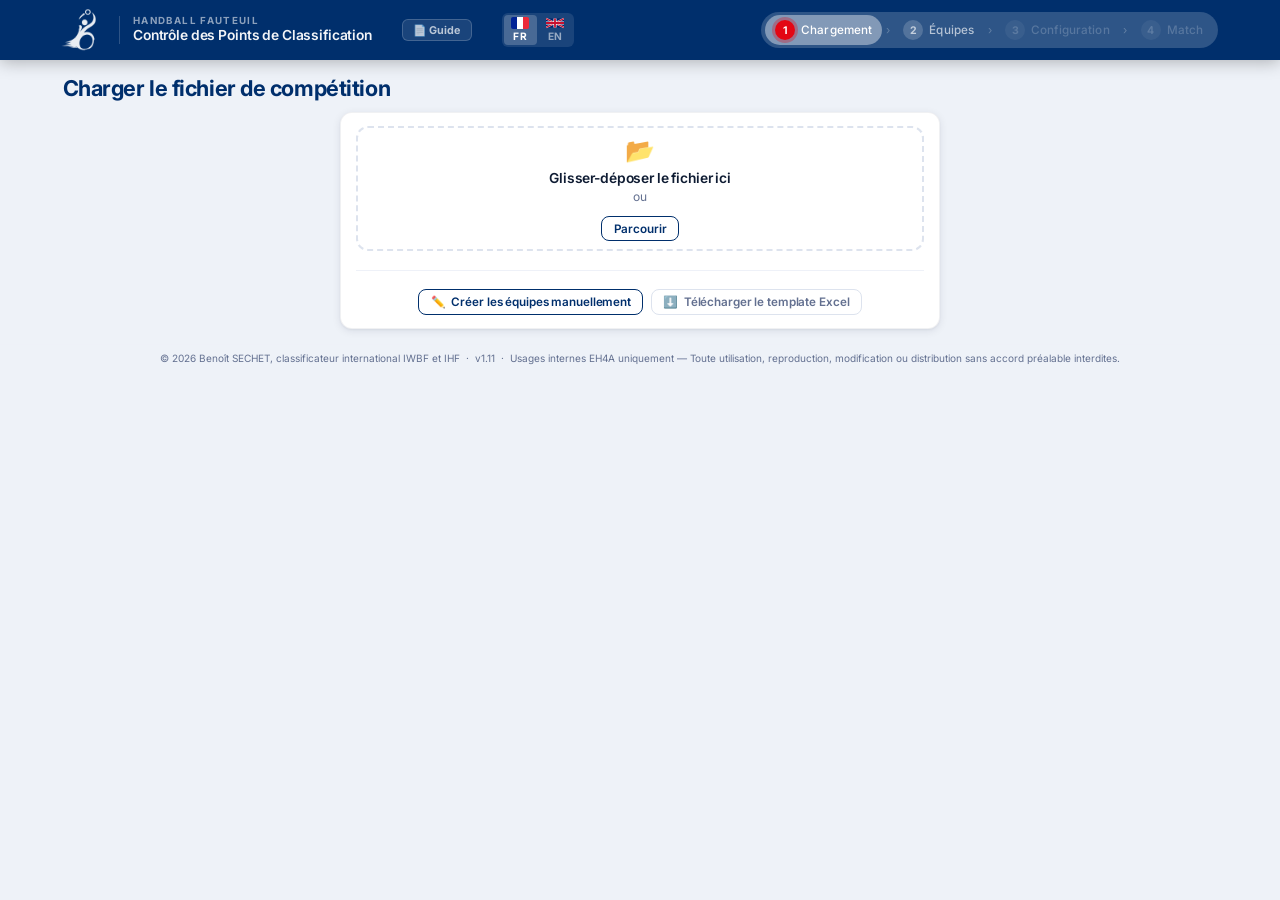
<file: index.html>
<!DOCTYPE html>
<html lang="fr">
<head>
  <meta charset="UTF-8">
  <meta name="viewport" content="width=device-width, initial-scale=1.0">
  <title>CPMT – Load</title>
  <link rel="icon" href="./img/logo_WH.png">
  <link rel="preconnect" href="https://fonts.googleapis.com">
  <link rel="preconnect" href="https://fonts.gstatic.com" crossorigin>
  <link href="https://fonts.googleapis.com/css2?family=Inter:wght@400;500;600;700;800&display=swap" rel="stylesheet">
  <link rel="stylesheet" href="./css/style.css">
  <link rel="manifest" href="./manifest.json">
  <!-- SheetJS -->
  <script src="https://cdn.sheetjs.com/xlsx-0.20.3/package/dist/xlsx.full.min.js"></script>
</head>
<body>

<header class="app-header" id="app-header"></header>

<main class="app-main">
  <div class="page-header">
    <h1 data-i18n="home_title">Charger le fichier de compétition</h1>
  </div>

  <div class="card" style="max-width:600px; margin:0 auto;">
    <div class="card-body">

      <div class="upload-zone" id="dropZone">
        <div class="upload-icon">📂</div>
        <h3 data-i18n="home_drag"></h3>
        <p data-i18n="home_or"></p>
        <label class="btn btn-outline btn-sm mt-1" style="cursor:pointer;">
          <span data-i18n="home_browse"></span>
          <input type="file" id="fileInput" accept=".xlsx,.xlsm" style="display:none">
        </label>
      </div>

      <div class="divider" style="margin:1.25rem 0;"></div>

      <div class="index-action-btns" style="display:flex; gap:.5rem; align-items:center; justify-content:center;">
        <button class="btn btn-outline btn-sm" onclick="createManually()">
          ✏️ <span data-i18n="home_create_manual"></span>
        </button>
        <a href="./CPMT_template.xlsx" download class="btn btn-ghost btn-sm">
          ⬇️ <span data-i18n="home_download_template"></span>
        </a>
      </div>

      <div id="uploadResult" class="upload-result" style="display:none;">
        <div id="uploadAlert" class="alert" style="padding:.4rem .85rem; font-size:.84rem;"></div>
        <div id="uploadStats" style="display:none;">
          <div class="d-flex gap-2 mt-2" style="justify-content:center;">
            <div style="text-align:center; padding:.45rem 1.1rem; background:var(--blue-light); border-radius:var(--radius-sm);">
              <div style="font-size:1.15rem; font-weight:800; color:var(--blue);" id="statTeams">0</div>
              <div class="text-muted" style="font-size:.78rem;" data-i18n="home_teams_found"></div>
            </div>
            <div style="text-align:center; padding:.45rem 1.1rem; background:var(--blue-light); border-radius:var(--radius-sm);">
              <div style="font-size:1.15rem; font-weight:800; color:var(--blue);" id="statPlayers">0</div>
              <div class="text-muted" style="font-size:.78rem;" data-i18n="home_players_found"></div>
            </div>
          </div>
          <div class="mt-2 text-center">
            <a href="./summary.html" class="btn btn-primary" data-i18n="home_btn_continue"></a>
          </div>
        </div>
      </div>

    </div>
  </div>
</main>

<footer style="text-align:center; padding:.5rem 1rem; font-size:.67rem; color:var(--text-muted); border-top:1px solid var(--border-light);">
  © 2026 <span data-i18n="footer_author"></span> &nbsp;·&nbsp; v1.11
  &nbsp;·&nbsp; <span data-i18n="footer_internal"></span> — <span data-i18n="footer_rights"></span>
</footer>

<script type="module">
import { loadTranslations, t } from './js/i18n.js';
import { renderNav }           from './js/nav.js';
import { getState, setState, clearAll } from './js/state.js';
import { parseExcel }          from './js/excel.js';

// Load defaults from single source of truth
let DEFAULTS;
try {
  DEFAULTS = await fetch('./defaults.json').then(r => r.json());
} catch {
  // Fallback to minimal defaults if fetch fails (e.g. first load offline)
  DEFAULTS = { valid_classes:[1.0,1.5,2.0,2.5,3.0,3.5,4.0,4.5,5.0], valid_statuses:['C','R-NAO','R-FRD','VIDEO','VAL','NE',''] };
}

await loadTranslations();
renderNav(1);

// ── File upload ───────────────────────────────────────────────────────────────
const dropZone  = document.getElementById('dropZone');
const fileInput = document.getElementById('fileInput');

function showAlert(type, msg) {
  const result = document.getElementById('uploadResult');
  const alert  = document.getElementById('uploadAlert');
  result.style.display = 'block';
  alert.className = `alert alert-${type}`;
  alert.textContent = msg;
}

async function handleFile(file) {
  if (!file) return;
  if (!file.name.match(/\.(xlsx|xlsm)$/i)) {
    showAlert('danger', t('upload_err_format')); return;
  }
  showAlert('info', t('home_loading'));
  document.getElementById('uploadStats').style.display = 'none';

  const buf    = await file.arrayBuffer();
  const result = parseExcel(buf, DEFAULTS);

  if (result.error) {
    showAlert('danger', t(result.error, { sheet: result.sheet || '', cols: result.cols || '' }));
    return;
  }

  // Warn if a previous config existed
  const hadConfig = !!(getState('teams')?.length || getState('match_setup'));
  clearAll();
  setState('teams', result.teams);
  setState('competition_name', result.competition_name || '');

  const playerCount = result.teams.reduce((s, tm) => s + tm.players.length, 0);
  showAlert('success', '✓ ' + t('home_success'));
  if (hadConfig) {
    const warn = document.createElement('div');
    warn.className = 'alert alert-warning mt-2';
    warn.textContent = t('home_config_cleared');
    document.getElementById('uploadResult').appendChild(warn);
  }
  document.getElementById('statTeams').textContent   = result.teams.length;
  document.getElementById('statPlayers').textContent = playerCount;
  document.getElementById('uploadStats').style.display = 'block';
}

fileInput.addEventListener('change', e => handleFile(e.target.files[0]));

dropZone.addEventListener('dragover', e => { e.preventDefault(); dropZone.classList.add('drag-over'); });
dropZone.addEventListener('dragleave', () => dropZone.classList.remove('drag-over'));
dropZone.addEventListener('drop', e => {
  e.preventDefault();
  dropZone.classList.remove('drag-over');
  handleFile(e.dataTransfer.files[0]);
});

// ── Manual team creation ──────────────────────────────────────────────────────
function createManually() {
  clearAll();
  setState('teams', []);
  location.href = './summary.html';
}
window.createManually = createManually;

// ── App version in footer ─────────────────────────────────────────────────────

// ── Register service worker ───────────────────────────────────────────────────
if ('serviceWorker' in navigator) {
  navigator.serviceWorker.register('./sw.js').catch(() => {});
}
</script>
</body>
</html>
</file>
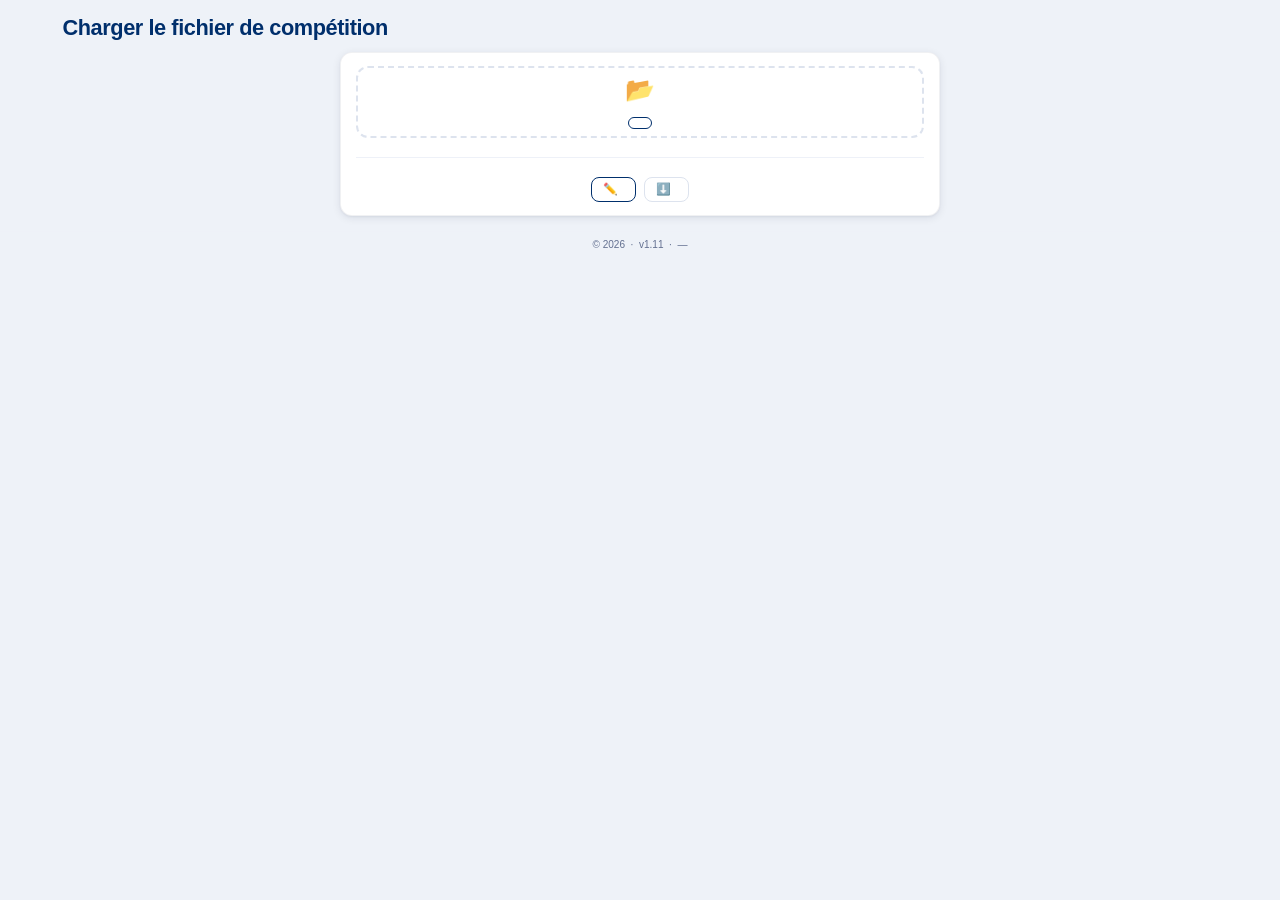
<file: lineup.html>
<!DOCTYPE html>
<html lang="fr">
<head>
  <meta charset="UTF-8">
  <meta name="viewport" content="width=device-width, initial-scale=1.0">
  <title>CPMT – Match</title>
  <link rel="icon" href="./img/logo_WH.png">
  <link rel="preconnect" href="https://fonts.googleapis.com">
  <link rel="preconnect" href="https://fonts.gstatic.com" crossorigin>
  <link href="https://fonts.googleapis.com/css2?family=Inter:wght@400;500;600;700;800&display=swap" rel="stylesheet">
  <link rel="stylesheet" href="./css/style.css">
  <link rel="manifest" href="./manifest.json">
  <style>
    .app-main { padding: .75rem 1.25rem; }
    @media (max-width: 768px) { .app-main { padding: .4rem .5rem; } }
  </style>
</head>
<body>
<header class="app-header" id="app-header"></header>

<div id="lineupToast" class="lineup-toast"></div>

<main class="app-main">

  <!-- Lineup header (desktop) -->
  <div class="lineup-header" id="lineupHeader">
    <h2 id="lineupTitle"></h2>
    <p id="lineupMeta"></p>
  </div>

  <!-- Mobile sticky stats bar -->
  <div class="mobile-stats-bar" id="mobileStatsBar">
    <div class="msb-matchinfo" id="msbMatchInfo"></div>
    <div class="msb-teams-row">
      <div class="msb-team" id="msbA">
        <div class="msb-name" id="msbNameA"></div>
        <div class="msb-chips">
          <span class="msb-chip" id="msbA-pts">
            <span class="msb-chip-val" id="msbValA-pts">0.0</span>
            <span class="msb-chip-label" id="msbLabelA-pts"></span>
          </span>
          <span class="msb-chip" id="msbA-women">
            <span class="msb-chip-val" id="msbValA-women">0</span>
            <span class="msb-chip-label" id="msbLabelA-women"></span>
          </span>
          <span class="msb-chip" id="msbA-valid">
            <span class="msb-chip-val" id="msbValA-valid">0</span>
            <span class="msb-chip-label" id="msbLabelA-valid"></span>
          </span>
        </div>
      </div>
      <div class="msb-divider"><span class="msb-vs">VS</span></div>
      <div class="msb-team msb-team-right" id="msbB">
        <div class="msb-name" id="msbNameB"></div>
        <div class="msb-chips">
          <span class="msb-chip" id="msbB-pts">
            <span class="msb-chip-val" id="msbValB-pts">0.0</span>
            <span class="msb-chip-label" id="msbLabelB-pts"></span>
          </span>
          <span class="msb-chip" id="msbB-women">
            <span class="msb-chip-val" id="msbValB-women">0</span>
            <span class="msb-chip-label" id="msbLabelB-women"></span>
          </span>
          <span class="msb-chip" id="msbB-valid">
            <span class="msb-chip-val" id="msbValB-valid">0</span>
            <span class="msb-chip-label" id="msbLabelB-valid"></span>
          </span>
        </div>
      </div>
    </div>
  </div>

  <div class="lineup-layout">

    <!-- Team A panel -->
    <div class="team-panel" id="panelA">
      <div class="team-panel-header" id="headerA">
        <div class="team-panel-name" id="panelNameA"></div>
        <div class="team-stats">
          <div class="stat-chip" id="statA-pts">
            <span class="stat-value" id="valA-pts">0.0</span>
            <span class="stat-label" id="lblA-pts"></span>
          </div>
          <div class="stat-chip" id="statA-women">
            <span class="stat-value" id="valA-women">0</span>
            <span class="stat-label" id="lblA-women"></span>
          </div>
          <div class="stat-chip" id="statA-valid">
            <span class="stat-value" id="valA-valid">0</span>
            <span class="stat-label" id="lblA-valid"></span>
          </div>
          <button class="btn-reset" onclick="clearTeam('A')">↺</button>
        </div>
      </div>
      <div class="player-list" id="listA"></div>
    </div>

    <!-- Court -->
    <div class="court-column">
      <button class="court-toggle-btn" id="courtToggleBtn" onclick="toggleCourt()">🏐 <span id="courtBtnLabel"></span></button>
      <div class="court-wrapper" id="courtWrapper">
        <svg class="court-svg" viewBox="0 0 320 520" xmlns="http://www.w3.org/2000/svg">
          <rect width="320" height="520" fill="#C8A96E"/>
          <rect x="10" y="10" width="300" height="500" fill="none" stroke="white" stroke-width="2.5"/>
          <line x1="10" y1="260" x2="310" y2="260" stroke="white" stroke-width="2"/>
          <circle cx="160" cy="260" r="40" fill="none" stroke="white" stroke-width="2"/>
          <circle cx="160" cy="260" r="3" fill="white"/>
          <rect x="138" y="5" width="44" height="9" rx="1" fill="rgba(255,255,255,0.3)" stroke="white" stroke-width="1.5"/>
          <rect x="138" y="506" width="44" height="9" rx="1" fill="rgba(255,255,255,0.3)" stroke="white" stroke-width="1.5"/>
          <path d="M 48,10 A 90,75 0 0,0 138,85 L 182,85 A 90,75 0 0,0 272,10" fill="rgba(255,255,255,0.08)" stroke="white" stroke-width="2"/>
          <path d="M 48,510 A 90,75 0 0,1 138,435 L 182,435 A 90,75 0 0,1 272,510" fill="rgba(255,255,255,0.08)" stroke="white" stroke-width="2"/>
          <path d="M 10,46 A 135,112 0 0,0 138,122 L 182,122 A 135,112 0 0,0 310,46" fill="none" stroke="rgba(255,255,255,0.65)" stroke-width="1.5" stroke-dasharray="7,5"/>
          <path d="M 10,474 A 135,112 0 0,1 138,398 L 182,398 A 135,112 0 0,1 310,474" fill="none" stroke="rgba(255,255,255,0.65)" stroke-width="1.5" stroke-dasharray="7,5"/>
          <line x1="153" y1="97" x2="167" y2="97" stroke="white" stroke-width="2.5"/>
          <line x1="153" y1="423" x2="167" y2="423" stroke="white" stroke-width="2.5"/>
        </svg>
        <div class="court-players">
          <div class="court-half" id="courtA"></div>
          <div class="court-half" id="courtB"></div>
        </div>
      </div>
    </div>

    <!-- Team B panel -->
    <div class="team-panel" id="panelB">
      <div class="team-panel-header" id="headerB">
        <div class="team-panel-name" id="panelNameB"></div>
        <div class="team-stats">
          <div class="stat-chip" id="statB-pts">
            <span class="stat-value" id="valB-pts">0.0</span>
            <span class="stat-label" id="lblB-pts"></span>
          </div>
          <div class="stat-chip" id="statB-women">
            <span class="stat-value" id="valB-women">0</span>
            <span class="stat-label" id="lblB-women"></span>
          </div>
          <div class="stat-chip" id="statB-valid">
            <span class="stat-value" id="valB-valid">0</span>
            <span class="stat-label" id="lblB-valid"></span>
          </div>
          <button class="btn-reset" onclick="clearTeam('B')">↺</button>
        </div>
      </div>
      <div class="player-list" id="listB"></div>
    </div>

  </div>
</main>

<script type="module">
import { loadTranslations, t } from './js/i18n.js';
import { renderNav }           from './js/nav.js';
import { getState, requireSetup } from './js/state.js';
import { jerseyIconSvg, isLight, escHtml } from './js/utils.js';

await loadTranslations();
if (!requireSetup()) throw new Error('redirect');
renderNav(4);

// ── Load state ────────────────────────────────────────────────────────────────
const COMP  = getState('competition_setup');
const MATCH = getState('match_setup');
const TEAMS = getState('teams') || [];

const JCA = MATCH.team_a.jersey_color;
const TCA = MATCH.team_a.text_color;
const JCB = MATCH.team_b.jersey_color;
const TCB = MATCH.team_b.text_color;

const teamA = TEAMS.find(tm => tm.name === MATCH.team_a.name) || { name: MATCH.team_a.name, players: [] };
const teamB = TEAMS.find(tm => tm.name === MATCH.team_b.name) || { name: MATCH.team_b.name, players: [] };

const TEAM_A_PLAYERS = teamA.players;
const TEAM_B_PLAYERS = teamB.players;
const MAX = COMP.players_on_court;

const onCourt = { A: new Set(), B: new Set() };

// ── Exceeded state (for beep transitions) ─────────────────────────────────────
const exceededState = {
  A: { pts: false, women: false, valid: false },
  B: { pts: false, women: false, valid: false }
};

// ── Beep ──────────────────────────────────────────────────────────────────────
let _audioCtx = null;
function beep(freq = 880) {
  try {
    if (!_audioCtx) _audioCtx = new (window.AudioContext || window.webkitAudioContext)();
    const now = _audioCtx.currentTime;
    [0, 0.25].forEach(offset => {
      const osc = _audioCtx.createOscillator();
      const gain = _audioCtx.createGain();
      osc.connect(gain); gain.connect(_audioCtx.destination);
      osc.type = 'square'; osc.frequency.value = freq;
      gain.gain.setValueAtTime(0, now + offset);
      gain.gain.linearRampToValueAtTime(0.8, now + offset + 0.01);
      gain.gain.exponentialRampToValueAtTime(0.001, now + offset + 0.2);
      osc.start(now + offset); osc.stop(now + offset + 0.22);
    });
  } catch(e) {}
}

// ── Init header & meta ────────────────────────────────────────────────────────
const lightA = isLight(JCA);
const lightB = isLight(JCB);
const compName = COMP.competition_name || getState('competition_name') || '';

document.getElementById('lineupTitle').innerHTML =
  `<span style="color:${lightA ? '#1A2437' : JCA}">${escHtml(MATCH.team_a.name)}</span>
   <span class="vs-badge">VS</span>
   <span style="color:${lightB ? '#1A2437' : JCB}">${escHtml(MATCH.team_b.name)}</span>`;

document.getElementById('lineupMeta').innerHTML =
  `${compName ? `🏆 ${escHtml(compName)} &nbsp;·&nbsp; ` : ''}${COMP.match_type} &nbsp;·&nbsp;
   ${t('lineup_point_limit')}: <strong>${COMP.max_points}</strong> ${t('lineup_pts_unit')}
   &nbsp;·&nbsp; ${t('lineup_women_min')}: <strong>${COMP.min_women}</strong>
   &nbsp;·&nbsp; ${t('lineup_valid_max')}: <strong>${COMP.max_valid}</strong>`;

// Mobile stats bar
const msbA = document.getElementById('msbA');
const msbB = document.getElementById('msbB');
msbA.style.borderLeft = `4px solid ${JCA}`;
msbB.style.borderRight = `4px solid ${JCB}`;
document.getElementById('msbNameA').textContent = MATCH.team_a.name;
document.getElementById('msbNameA').style.color = lightA ? 'var(--blue)' : JCA;
document.getElementById('msbNameB').textContent = MATCH.team_b.name;
document.getElementById('msbNameB').style.color = lightB ? 'var(--blue)' : JCB;
document.getElementById('msbMatchInfo').innerHTML =
  `${compName ? `🏆 ${escHtml(compName)} &nbsp;·&nbsp; ` : ''}${COMP.match_type} &nbsp;·&nbsp;
   ${COMP.max_points} ${t('lineup_pts_unit')} &nbsp;·&nbsp; ${t('lineup_msb_women')}${COMP.min_women} &nbsp;·&nbsp; ${t('lineup_msb_valid')}${COMP.max_valid}`;

const ptsLbl   = `/ ${COMP.max_points}${t('lineup_pts_unit')}`;
const womenLbl = `${t('lineup_msb_women')}${COMP.min_women}`;
const validLbl = `${t('lineup_msb_valid')}${COMP.max_valid}`;
document.getElementById('msbLabelA-pts').textContent   = ptsLbl;
document.getElementById('msbLabelA-women').textContent = womenLbl;
document.getElementById('msbLabelA-valid').textContent = validLbl;
document.getElementById('msbLabelB-pts').textContent   = ptsLbl;
document.getElementById('msbLabelB-women').textContent = womenLbl;
document.getElementById('msbLabelB-valid').textContent = validLbl;

// Team panel headers
const hdrA = document.getElementById('headerA');
hdrA.style.background = JCA; hdrA.style.color = TCA;
if (lightA) hdrA.classList.add('header-light');
document.getElementById('panelNameA').textContent = MATCH.team_a.name;

const hdrB = document.getElementById('headerB');
hdrB.style.background = JCB; hdrB.style.color = TCB;
if (lightB) hdrB.classList.add('header-light');
document.getElementById('panelNameB').textContent = MATCH.team_b.name;

// Stat chip labels
const femBadge = `<span style="background:#FFB3C6;color:#C2185B;border-radius:2px;padding:0 2px;font-size:.58rem;font-weight:800;">♀</span>`;
document.getElementById('lblA-pts').innerHTML   = `${t('lineup_stat_pts')} / ${COMP.max_points}`;
document.getElementById('lblA-women').innerHTML = `${femBadge} ${t('lineup_stat_min')} ${COMP.min_women}`;
document.getElementById('lblA-valid').innerHTML = `${t('lineup_stat_val_max')} ${COMP.max_valid}`;
document.getElementById('lblB-pts').innerHTML   = `${t('lineup_stat_pts')} / ${COMP.max_points}`;
document.getElementById('lblB-women').innerHTML = `${femBadge} ${t('lineup_stat_min')} ${COMP.min_women}`;
document.getElementById('lblB-valid').innerHTML = `${t('lineup_stat_val_max')} ${COMP.max_valid}`;
document.getElementById('courtBtnLabel').textContent = t('lineup_show_court');

// ── Render player lists ───────────────────────────────────────────────────────
function renderPlayers(team, players, jc, tc) {
  const list = document.getElementById(`list${team}`);
  list.innerHTML = '';
  players.forEach((p, i) => {
    const row = document.createElement('div');
    row.className = 'player-row';
    row.id = `row${team}-${i}`;
    row.dataset.team = team; row.dataset.idx = i;
    row.dataset.class = p.player_class; row.dataset.gender = p.gender;
    row.setAttribute('role', 'button');
    row.setAttribute('tabindex', '0');
    row.onclick = () => togglePlayer(team, i);
    row.onkeydown = e => { if (e.key === 'Enter' || e.key === ' ') { e.preventDefault(); togglePlayer(team, i); } };
    row.innerHTML = `
      <div class="player-jersey-sm" id="jersey${team}-${i}"></div>
      <div class="player-name-sm">${escHtml(p.surname)}, ${escHtml(p.first_name)}</div>
      <div class="player-class-sm">
        ${p.gender === 'female' ? '<span class="female-badge">♀</span>' : ''}${p.player_class}
      </div>`;
    list.appendChild(row);
    document.getElementById(`jersey${team}-${i}`).innerHTML = jerseyIconSvg(p.shirt_number, jc, tc, 28, p.gender === 'female');
  });
}

renderPlayers('A', TEAM_A_PLAYERS, JCA, TCA);
renderPlayers('B', TEAM_B_PLAYERS, JCB, TCB);

// ── Toggle player ─────────────────────────────────────────────────────────────
window.togglePlayer = function(team, idx) {
  const set = onCourt[team];
  if (set.has(idx)) { set.delete(idx); }
  else {
    if (set.size >= MAX) { showToast(t('lineup_max_players_msg', { n: MAX })); return; }
    set.add(idx);
  }
  updateUI(team);
};

// ── Update UI ─────────────────────────────────────────────────────────────────
function updateUI(team) {
  const set     = onCourt[team];
  const players = team === 'A' ? TEAM_A_PLAYERS : TEAM_B_PLAYERS;
  const jc      = team === 'A' ? JCA : JCB;
  const tc      = team === 'A' ? TCA : TCB;

  // Row styles
  players.forEach((p, i) => {
    document.getElementById(`row${team}-${i}`).classList.toggle('on-court', set.has(i));
  });

  // Compute stats
  let ptsInt = 0, women = 0, valid = 0;
  set.forEach(i => {
    const p = players[i];
    ptsInt += Math.round(p.player_class * 10);
    if (p.gender === 'female') women++;
    if (p.player_class === 5.0) valid++;
  });
  const pts = ptsInt / 10;

  const ptsExc   = pts   > COMP.max_points;
  const womenExc = women < COMP.min_women && set.size === MAX;
  const validExc = valid > COMP.max_valid;

  // Beep on new violations
  if (ptsExc   && !exceededState[team].pts)   beep(880);
  if (womenExc && !exceededState[team].women) beep(660);
  if (validExc && !exceededState[team].valid) beep(550);
  exceededState[team].pts   = ptsExc;
  exceededState[team].women = womenExc;
  exceededState[team].valid = validExc;

  setStatChip(`stat${team}-pts`,   `val${team}-pts`,   pts.toFixed(1), ptsExc);
  setStatChip(`stat${team}-women`, `val${team}-women`, women,          womenExc);
  setStatChip(`stat${team}-valid`, `val${team}-valid`, valid,          validExc);

  // Court
  const courtEl = document.getElementById(`court${team}`);
  courtEl.innerHTML = '';
  set.forEach(i => {
    const p = players[i];
    const div = document.createElement('div');
    div.className = 'court-player';
    div.onclick = () => togglePlayer(team, i);
    div.innerHTML = jerseyIconSvg(p.shirt_number, jc, tc, 52, p.gender === 'female') +
      `<div class="court-player-name">${escHtml(p.surname)}</div>`;
    courtEl.appendChild(div);
  });

  hideToast();
}

function setStatChip(chipId, valId, value, exceeded) {
  const chip = document.getElementById(chipId);
  const val  = document.getElementById(valId);
  if (val) val.textContent = value;
  if (chip) chip.classList.toggle('exceeded', exceeded);
  // Mirror to mobile stats bar
  const side = chipId.includes('A') ? 'A' : 'B';
  const stat = chipId.replace(`stat${side}-`, '');
  const msbChip = document.getElementById(`msb${side}-${stat}`);
  const msbVal  = document.getElementById(`msbVal${side}-${stat}`);
  if (msbChip) msbChip.classList.toggle('exceeded', exceeded);
  if (msbVal)  msbVal.textContent = value;
}

// ── Clear team ────────────────────────────────────────────────────────────────
window.clearTeam = function(team) { onCourt[team].clear(); updateUI(team); };

// ── Court toggle ──────────────────────────────────────────────────────────────
let courtVisible = false;
window.toggleCourt = function() {
  courtVisible = !courtVisible;
  document.getElementById('courtWrapper').classList.toggle('court-visible', courtVisible);
  const btn = document.getElementById('courtToggleBtn');
  btn.classList.toggle('open', courtVisible);
  document.getElementById('courtBtnLabel').textContent = courtVisible
    ? t('lineup_hide_court') : t('lineup_show_court');
};

// ── Toast ─────────────────────────────────────────────────────────────────────
let _toastTimer;
function showToast(msg) {
  const toast = document.getElementById('lineupToast');
  toast.textContent = msg; toast.classList.add('visible');
  clearTimeout(_toastTimer);
  _toastTimer = setTimeout(() => toast.classList.remove('visible'), 3000);
}
function hideToast() { document.getElementById('lineupToast').classList.remove('visible'); }

// ── Sticky header height ──────────────────────────────────────────────────────
(function() {
  const hdr = document.querySelector('.app-header');
  if (!hdr) return;
  const update = () => document.documentElement.style.setProperty('--app-header-h', hdr.offsetHeight + 'px');
  update();
  window.addEventListener('resize', update);
})();

updateUI('A');
updateUI('B');
</script>
</body>
</html>
</file>
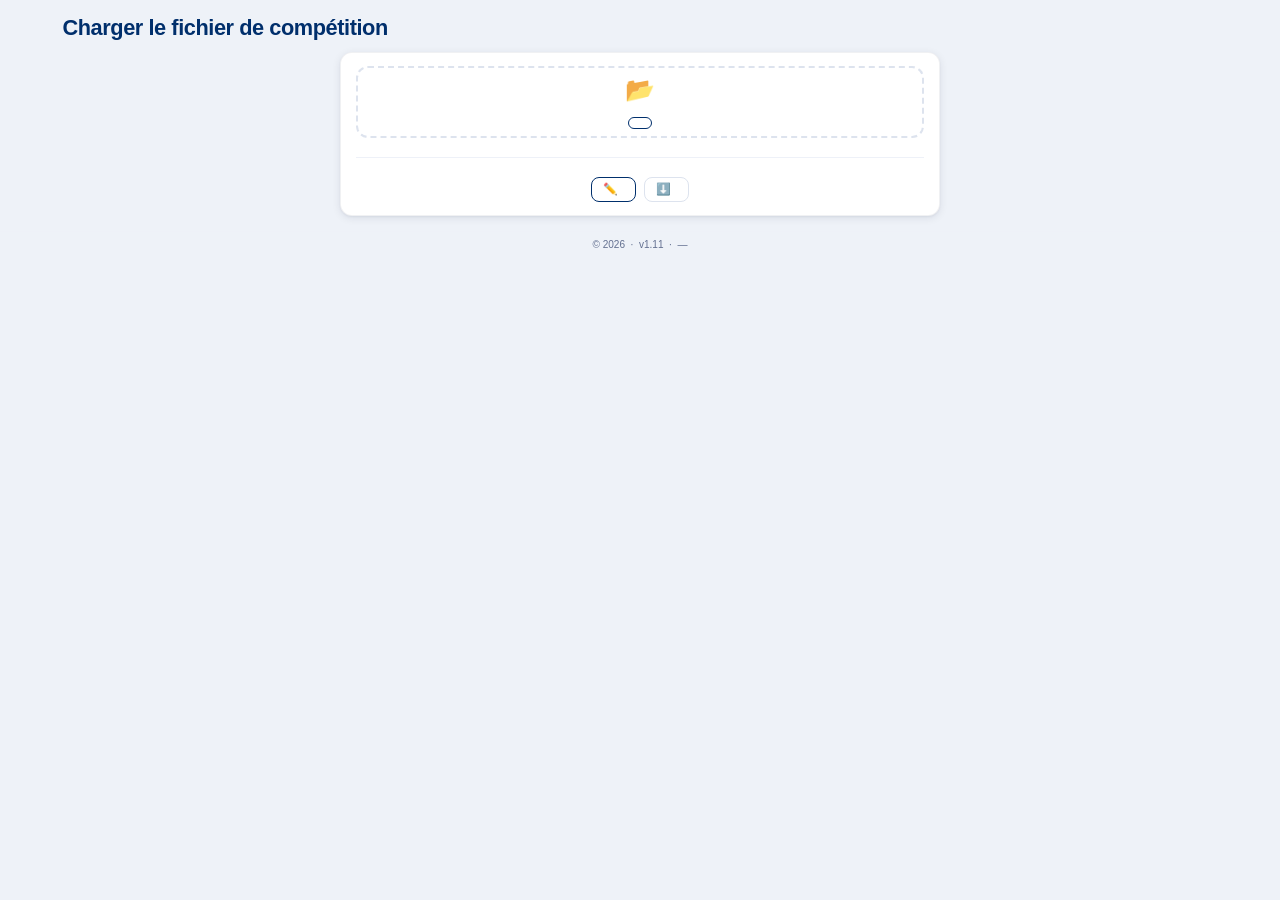
<file: setup.html>
<!DOCTYPE html>
<html lang="fr">
<head>
  <meta charset="UTF-8">
  <meta name="viewport" content="width=device-width, initial-scale=1.0">
  <title>CPMT – Setup</title>
  <link rel="icon" href="./img/logo_WH.png">
  <link rel="preconnect" href="https://fonts.googleapis.com">
  <link rel="preconnect" href="https://fonts.gstatic.com" crossorigin>
  <link href="https://fonts.googleapis.com/css2?family=Inter:wght@400;500;600;700;800&display=swap" rel="stylesheet">
  <link rel="stylesheet" href="./css/style.css">
  <link rel="manifest" href="./manifest.json">
</head>
<body>
<header class="app-header" id="app-header"></header>

<main class="app-main">
  <div class="page-header">
    <h1 data-i18n="step_setup"></h1>
  </div>

  <div class="setup-grid">

    <!-- ── Competition setup ── -->
    <div class="card">
      <div class="card-header"><h2>⚙️ <span data-i18n="setup_comp_title"></span></h2></div>
      <div class="card-body">

        <div class="form-group mb-2">
          <label class="form-label" data-i18n="setup_comp_name"></label>
          <input type="text" class="form-control" id="compName">
        </div>

        <div class="form-group mb-2">
          <label class="form-label" data-i18n="setup_match_type"></label>
          <div class="match-type-btns">
            <button class="type-btn" id="btnWH4" role="radio" aria-checked="true" onclick="setMatchType('WH4')">
              WH4<br><small style="font-weight:400;font-size:.75rem;" data-i18n="setup_wh4"></small>
            </button>
            <button class="type-btn" id="btnWH6" role="radio" aria-checked="false" onclick="setMatchType('WH6')">
              WH6<br><small style="font-weight:400;font-size:.75rem;" data-i18n="setup_wh6"></small>
            </button>
          </div>
        </div>

        <div class="params-grid">
          <div class="param-card">
            <label data-i18n="setup_max_points"></label>
            <input type="number" id="paramMaxPts" min="4" max="20" step="0.5">
          </div>
          <div class="param-card">
            <label data-i18n="setup_min_women"></label>
            <input type="number" id="paramMinWomen" min="0" max="6" step="1">
          </div>
          <div class="param-card">
            <label data-i18n="setup_max_valid"></label>
            <input type="number" id="paramMaxValid" min="0" max="6" step="1">
          </div>
        </div>

      </div>
    </div>

    <!-- ── Match setup ── -->
    <div class="card">
      <div class="card-header"><h2>🤝 <span data-i18n="setup_match_title"></span></h2></div>
      <div class="card-body">

        <!-- Team A -->
        <div class="form-group mb-2">
          <label class="form-label" data-i18n="setup_team_a"></label>
          <select class="form-control" id="teamA" onchange="onTeamChange()"></select>
        </div>
        <div class="team-setup-card" id="cardA">
          <div class="color-row">
            <div class="color-left">
              <div class="color-pickers">
                <div class="color-field">
                  <label class="color-swatch-trigger">
                    <span id="swatchJerseyA" class="color-swatch" style="background:#002395"></span>
                    <input type="color" id="colorJerseyA" value="#002395" oninput="updateSwatch('A');updatePreview('A')">
                  </label>
                  <div class="color-field-label" data-i18n="setup_jersey_label"></div>
                </div>
                <div class="color-field">
                  <label class="color-swatch-trigger">
                    <span id="swatchTextA" class="color-swatch" style="background:#FFFFFF;border-color:#ddd"></span>
                    <input type="color" id="colorTextA" value="#FFFFFF" oninput="updateSwatch('A');updatePreview('A')">
                  </label>
                  <div class="color-field-label" data-i18n="setup_number_label"></div>
                </div>
              </div>
              <div class="color-presets" id="presetsA"></div>
            </div>
            <div id="previewA" class="color-jersey-preview"></div>
          </div>
        </div>

        <div class="divider" style="margin:.5rem 0;"></div>

        <!-- Team B -->
        <div class="form-group mb-2">
          <label class="form-label" data-i18n="setup_team_b"></label>
          <select class="form-control" id="teamB" onchange="onTeamChange()"></select>
        </div>
        <div class="team-setup-card" id="cardB">
          <div class="color-row">
            <div class="color-left">
              <div class="color-pickers">
                <div class="color-field">
                  <label class="color-swatch-trigger">
                    <span id="swatchJerseyB" class="color-swatch" style="background:#FFFFFF;border-color:#ddd"></span>
                    <input type="color" id="colorJerseyB" value="#FFFFFF" oninput="updateSwatch('B');updatePreview('B')">
                  </label>
                  <div class="color-field-label" data-i18n="setup_jersey_label"></div>
                </div>
                <div class="color-field">
                  <label class="color-swatch-trigger">
                    <span id="swatchTextB" class="color-swatch" style="background:#111111"></span>
                    <input type="color" id="colorTextB" value="#111111" oninput="updateSwatch('B');updatePreview('B')">
                  </label>
                  <div class="color-field-label" data-i18n="setup_number_label"></div>
                </div>
              </div>
              <div class="color-presets" id="presetsB"></div>
            </div>
            <div id="previewB" class="color-jersey-preview"></div>
          </div>
        </div>

        <div id="sameTeamError" class="alert alert-danger mt-2" style="display:none;">
          ⚠️ <span data-i18n="setup_same_team_error"></span>
        </div>

        <div class="mt-2">
          <button class="btn btn-primary w-100" onclick="startMatch()" style="justify-content:center;">
            <span data-i18n="setup_btn_start"></span> →
          </button>
        </div>

      </div>
    </div>
  </div>
</main>

<script type="module">
import { loadTranslations, t } from './js/i18n.js';
import { renderNav }           from './js/nav.js';
import { getState, setState, requireTeams } from './js/state.js';
import { jerseyIconSvg, contrastColor, isLight } from './js/utils.js';

await loadTranslations();
if (!requireTeams()) throw new Error('redirect');
renderNav(3);

const TEAMS = getState('teams') || [];
let DEFAULTS;
try {
  DEFAULTS = await fetch('./defaults.json').then(r => r.json());
} catch {
  alert(t('error_offline'));
  throw new Error('defaults unavailable');
}

const PRESETS = [
  '#002395','#C8102E','#1A1A1A','#E8530A',
  '#007A33','#FFFFFF','#D4A017','#6B21A8',
  '#0D7377','#64748B'
];

// ── Populate team selects ─────────────────────────────────────────────────────
['teamA','teamB'].forEach(id => {
  const sel = document.getElementById(id);
  sel.innerHTML = `<option value="">${t('setup_select_team')}</option>`;
  TEAMS.forEach(team => {
    const opt = document.createElement('option');
    opt.value = team.name; opt.textContent = team.name;
    sel.appendChild(opt);
  });
});

// ── Color presets ─────────────────────────────────────────────────────────────
function hexToRgb(hex) {
  const r=parseInt(hex.slice(1,3),16), g=parseInt(hex.slice(3,5),16), b=parseInt(hex.slice(5,7),16);
  return `rgb(${r}, ${g}, ${b})`;
}

['A','B'].forEach(side => {
  const container = document.getElementById(`presets${side}`);
  PRESETS.forEach(color => {
    const btn = document.createElement('button');
    btn.className = 'color-preset';
    btn.style.background = color;
    if (color === '#FFFFFF') btn.style.border = '2px solid #ccc';
    btn.onclick = () => applyPreset(side, color);
    container.appendChild(btn);
  });
});

function applyPreset(side, color) {
  document.getElementById(`colorJersey${side}`).value = color;
  document.getElementById(`colorText${side}`).value   = contrastColor(color);
  updateSwatch(side); updatePreview(side);
  highlightPreset(side, color);
}

function highlightPreset(side, jc) {
  document.querySelectorAll(`#presets${side} .color-preset`).forEach(b => {
    b.classList.toggle('selected', b.style.backgroundColor === hexToRgb(jc) || b.style.background === jc);
  });
}

window.updateSwatch = function(side) {
  const jc = document.getElementById(`colorJersey${side}`).value;
  const tc = document.getElementById(`colorText${side}`).value;
  const swJ = document.getElementById(`swatchJersey${side}`);
  const swT = document.getElementById(`swatchText${side}`);
  swJ.style.background = jc; swJ.style.borderColor = isLight(jc) ? '#ddd' : 'rgba(0,0,0,0.10)';
  swT.style.background = tc; swT.style.borderColor = isLight(tc) ? '#ddd' : 'rgba(0,0,0,0.10)';
};

window.updatePreview = function(side) {
  const jc = document.getElementById(`colorJersey${side}`).value;
  const tc = document.getElementById(`colorText${side}`).value;
  document.getElementById(`preview${side}`).innerHTML = jerseyIconSvg(7, jc, tc, 56);
};

// ── Match type ────────────────────────────────────────────────────────────────
let currentType = 'WH4';
window.setMatchType = function(type) {
  currentType = type;
  document.getElementById('btnWH4').classList.toggle('active', type === 'WH4');
  document.getElementById('btnWH4').setAttribute('aria-checked', type === 'WH4' ? 'true' : 'false');
  document.getElementById('btnWH6').classList.toggle('active', type === 'WH6');
  document.getElementById('btnWH6').setAttribute('aria-checked', type === 'WH6' ? 'true' : 'false');
  const d = DEFAULTS[type];
  document.getElementById('paramMaxPts').value   = d.max_points;
  document.getElementById('paramMinWomen').value = d.min_women;
  document.getElementById('paramMaxValid').value = d.max_valid;
  document.getElementById('paramMaxPts').min     = d.max_points_min;
  document.getElementById('paramMaxPts').max     = d.max_points_max;
  document.getElementById('paramMinWomen').min   = d.min_women_min;
  document.getElementById('paramMinWomen').max   = d.min_women_max;
  document.getElementById('paramMaxValid').min   = d.max_valid_min;
  document.getElementById('paramMaxValid').max   = d.max_valid_max;
};

window.onTeamChange = function() {
  const a = document.getElementById('teamA').value;
  const b = document.getElementById('teamB').value;
  document.getElementById('sameTeamError').style.display = (a && b && a === b) ? 'flex' : 'none';
};

// ── Start match ───────────────────────────────────────────────────────────────
window.startMatch = function() {
  const teamA = document.getElementById('teamA').value;
  const teamB = document.getElementById('teamB').value;
  if (!teamA || !teamB) { alert(t('setup_select_both_teams')); return; }
  if (teamA === teamB)  { alert(t('setup_same_team_error'));   return; }

  const maxPts   = parseFloat(document.getElementById('paramMaxPts').value);
  const minWomen = parseInt(document.getElementById('paramMinWomen').value);
  const maxValid = parseInt(document.getElementById('paramMaxValid').value);
  if (isNaN(maxPts) || isNaN(minWomen) || isNaN(maxValid)) {
    alert(t('setup_invalid_params')); return;
  }

  const d = DEFAULTS[currentType];
  setState('competition_setup', {
    competition_name:  document.getElementById('compName').value.trim(),
    match_type:        currentType,
    players_on_court:  d.players_on_court,
    max_points:        maxPts,
    min_women:         minWomen,
    max_valid:         maxValid,
  });
  setState('match_setup', {
    team_a: { name:teamA, jersey_color:document.getElementById('colorJerseyA').value, text_color:document.getElementById('colorTextA').value },
    team_b: { name:teamB, jersey_color:document.getElementById('colorJerseyB').value, text_color:document.getElementById('colorTextB').value },
  });
  location.href = './lineup.html';
};

// ── Restore previous values ───────────────────────────────────────────────────
const savedComp  = getState('competition_setup');
const savedMatch = getState('match_setup');

if (savedComp) {
  setMatchType(savedComp.match_type || 'WH4');
  document.getElementById('paramMaxPts').value   = savedComp.max_points;
  document.getElementById('paramMinWomen').value = savedComp.min_women;
  document.getElementById('paramMaxValid').value = savedComp.max_valid;
  document.getElementById('compName').value      = savedComp.competition_name || '';
} else {
  setMatchType('WH4');
}

if (savedMatch) {
  document.getElementById('teamA').value         = savedMatch.team_a.name;
  document.getElementById('teamB').value         = savedMatch.team_b.name;
  document.getElementById('colorJerseyA').value  = savedMatch.team_a.jersey_color;
  document.getElementById('colorTextA').value    = savedMatch.team_a.text_color;
  document.getElementById('colorJerseyB').value  = savedMatch.team_b.jersey_color;
  document.getElementById('colorTextB').value    = savedMatch.team_b.text_color;
  onTeamChange();
  highlightPreset('A', savedMatch.team_a.jersey_color);
  highlightPreset('B', savedMatch.team_b.jersey_color);
}

updateSwatch('A'); updateSwatch('B');
updatePreview('A'); updatePreview('B');
</script>
</body>
</html>
</file>
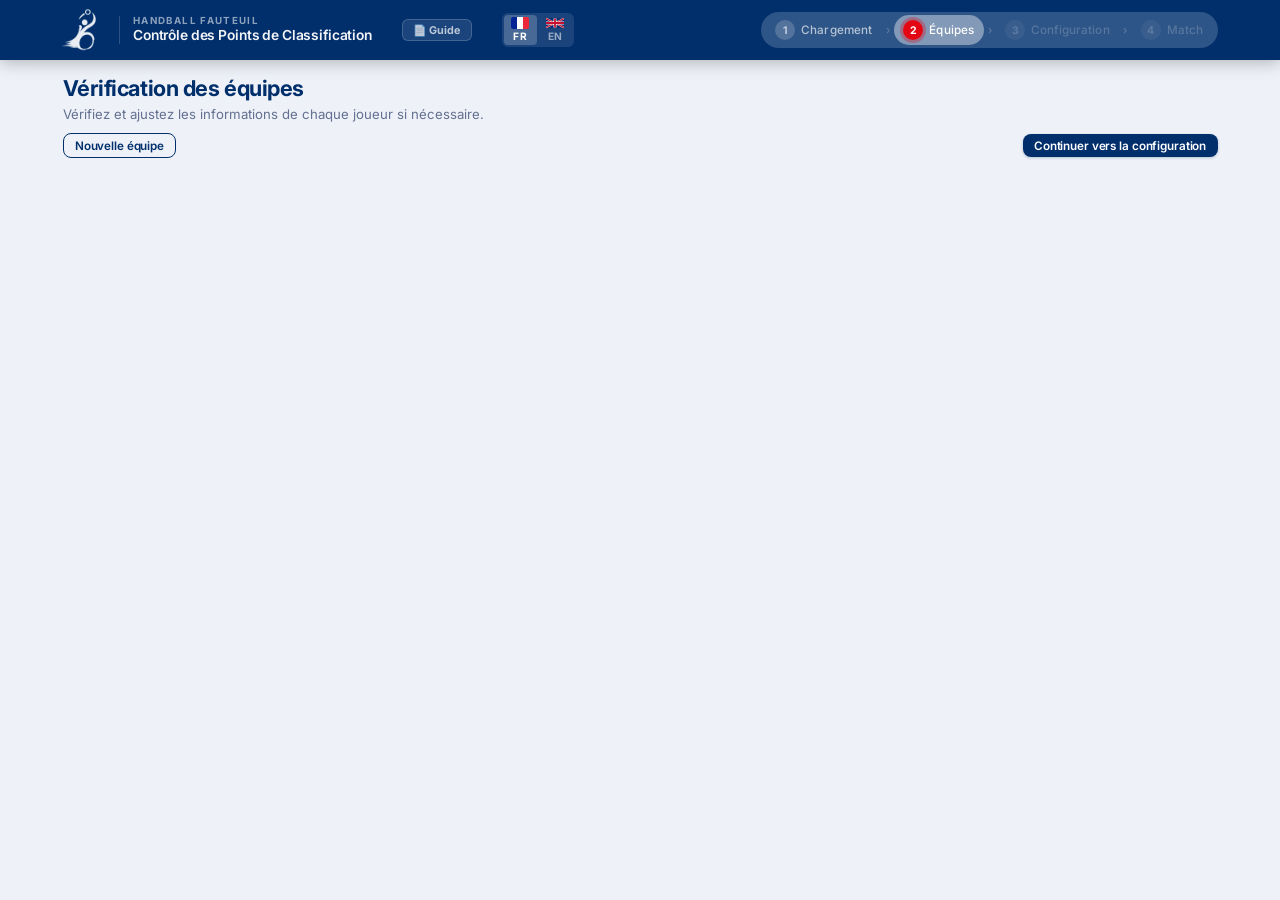
<file: summary.html>
<!DOCTYPE html>
<html lang="fr">
<head>
  <meta charset="UTF-8">
  <meta name="viewport" content="width=device-width, initial-scale=1.0">
  <title>CPMT – Teams</title>
  <link rel="icon" href="./img/logo_WH.png">
  <link rel="preconnect" href="https://fonts.googleapis.com">
  <link rel="preconnect" href="https://fonts.gstatic.com" crossorigin>
  <link href="https://fonts.googleapis.com/css2?family=Inter:wght@400;500;600;700;800&display=swap" rel="stylesheet">
  <link rel="stylesheet" href="./css/style.css">
  <link rel="manifest" href="./manifest.json">
</head>
<body>
<header class="app-header" id="app-header"></header>

<main class="app-main">
  <div class="page-header">
    <h1 data-i18n="summary_title"></h1>
    <p class="mt-1" data-i18n="summary_hint"></p>
  </div>

  <div class="summary-toolbar">
    <button class="btn btn-outline btn-sm" id="btnShowAddTeam" onclick="toggleAddTeamForm()">
      <span class="lbl-full" data-i18n="summary_add_team"></span>
      <span class="lbl-short" data-i18n="summary_add_team_short"></span>
    </button>
    <div class="add-team-form" id="addTeamForm">
      <input type="text" class="form-control add-team-input" id="newTeamName"
             data-i18n-placeholder="summary_new_team_placeholder"
             onkeydown="if(event.key==='Enter') createTeam()">
      <button class="btn btn-primary btn-sm" onclick="createTeam()" data-i18n="summary_create"></button>
      <button class="btn btn-ghost btn-sm" onclick="toggleAddTeamForm()">✕</button>
    </div>
    <div class="summary-toolbar-right" style="margin-left:auto;display:flex;gap:.5rem;align-items:center;">
      <span id="saveMsg" style="font-size:.8rem;color:var(--success);display:none;">✓ <span data-i18n="summary_saved"></span></span>
      <button class="btn btn-primary btn-sm" onclick="saveAndContinue()">
        <span class="lbl-full" data-i18n="summary_btn_continue"></span>
        <span class="lbl-short" data-i18n="summary_btn_continue_short"></span>
      </button>
    </div>
  </div>

  <div id="teamList" class="team-list"></div>
</main>

<script type="module">
import { loadTranslations, t } from './js/i18n.js';
import { renderNav }           from './js/nav.js';
import { getState, setState }  from './js/state.js';
import { escHtml }             from './js/utils.js';

await loadTranslations();
renderNav(2);

// Load defaults from single source of truth
let DEFAULTS;
try {
  DEFAULTS = await fetch('./defaults.json').then(r => r.json());
} catch {
  alert(t('error_offline'));
  throw new Error('defaults unavailable');
}
let TEAMS   = getState('teams') || [];
const CLASSES  = DEFAULTS.valid_classes;
const STATUSES = DEFAULTS.valid_statuses;

// ── Auto-save ─────────────────────────────────────────────────────────────────
let _saveTimer = null;
function scheduleSave() {
  clearTimeout(_saveTimer);
  _saveTimer = setTimeout(() => saveTeams(true), 1500);
}
function saveTeams(silent = false) {
  const valid = TEAMS.every(team => {
    const shirts = team.players.map(p => p.shirt_number);
    return shirts.length === new Set(shirts).size;
  });
  if (!valid) { if (!silent) alert(t('summary_error_duplicate')); return false; }
  setState('teams', TEAMS);
  const msg = document.getElementById('saveMsg');
  msg.style.display = 'inline';
  clearTimeout(msg._t);
  msg._t = setTimeout(() => msg.style.display = 'none', 2000);
  return true;
}

// ── Render ────────────────────────────────────────────────────────────────────
function renderTeams() {
  const container = document.getElementById('teamList');
  container.innerHTML = '';
  TEAMS.forEach((team, ti) => {
    const div = document.createElement('div');
    div.className = 'team-item';
    div.id = `team-${ti}`;
    div.innerHTML = `
      <div class="team-header" onclick="window._toggleTeam(${ti})">
        <span class="team-name" id="teamName-${ti}">${escHtml(team.name)}</span>
        <input type="text" class="form-control" id="teamNameInput-${ti}"
               style="display:none;width:200px;font-weight:700;font-size:.9rem;padding:.2rem .5rem;"
               value="${escHtml(team.name)}"
               onclick="event.stopPropagation()"
               onkeydown="if(event.key==='Enter') window._confirmRename(${ti}); if(event.key==='Escape') window._cancelRename(${ti})">
        <div class="team-header-actions" onclick="event.stopPropagation()">
          <span class="team-count" id="teamCount-${ti}">${team.players.length} ${t('summary_players')}</span>
          <button class="btn-icon" id="btnRename-${ti}" style="color:var(--blue-mid);font-size:1.1rem;"
                  title="${t('summary_rename_team')}" onclick="window._startRename(${ti})">✎</button>
          <button class="btn-icon btn-icon-confirm" id="btnRenameOk-${ti}"
                  style="display:none;color:var(--success);" onclick="window._confirmRename(${ti})">✓</button>
          <button class="btn-icon" title="${t('summary_confirm_delete_team')}"
                  onclick="window._deleteTeam(${ti})">🗑</button>
        </div>
        <span class="team-chevron">▼</span>
      </div>
      <div class="team-body">
        <div class="table-scroll">
          <table class="players-table" id="table-${ti}">
            <thead><tr>
              <th class="col-shirt">${t('summary_col_shirt')}</th>
              <th>${t('summary_col_name')}</th>
              <th class="col-dob">${t('summary_col_dob')}</th>
              <th>${t('summary_col_gender')}</th>
              <th>${t('summary_col_class')}</th>
              <th class="col-status">${t('summary_col_status')}</th>
              <th class="col-actions"></th>
            </tr></thead>
            <tbody id="tbody-${ti}"></tbody>
          </table>
        </div>
        <div style="padding:.5rem .75rem;">
          <button class="btn btn-outline btn-sm" onclick="window._showAddPlayer(${ti})">${t('summary_add_player')}</button>
        </div>
      </div>`;
    container.appendChild(div);
    renderPlayers(ti);
  });
}

function renderPlayers(ti) {
  const tbody = document.getElementById(`tbody-${ti}`);
  tbody.innerHTML = '';
  TEAMS[ti].players.forEach((p, pi) => {
    const classOpts = CLASSES.map(c =>
      `<option value="${c}" ${p.player_class === c ? 'selected' : ''}>${c.toFixed(1)}</option>`
    ).join('');
    const genderOpts = [['male', t('gender_male')],['female', t('gender_female')]].map(([v,l]) =>
      `<option value="${v}" ${p.gender === v ? 'selected' : ''}>${l}</option>`
    ).join('');
    const statusOpts = STATUSES.map(s =>
      `<option value="${s}" ${(p.sport_status||'') === s ? 'selected' : ''}>${s||'—'}</option>`
    ).join('');
    const tr = document.createElement('tr');
    tr.id = `row-${ti}-${pi}`;
    tr.innerHTML = `
      <td class="col-shirt">
        <input type="number" class="edit-input shirt-input" value="${p.shirt_number}" min="1" max="99"
               onchange="window._updateShirt(${ti},${pi},this)">
      </td>
      <td class="col-name">
        <input type="text" class="edit-input name-surname" style="text-transform:uppercase;"
               value="${escHtml(p.surname)}"
               onchange="window._updateField(${ti},${pi},'surname',this.value.trim().toUpperCase())">
        <input type="text" class="edit-input name-firstname"
               value="${escHtml(p.first_name)}"
               onchange="window._updateField(${ti},${pi},'first_name',this.value.trim())">
      </td>
      <td class="col-dob">
        <input type="text" class="edit-input" style="width:90px;" value="${p.dob||''}"
               placeholder="${t('summary_placeholder_dob')}"
               onchange="window._updateField(${ti},${pi},'dob',this.value.trim())">
      </td>
      <td class="col-gender">
        <select class="edit-select" onchange="window._updateField(${ti},${pi},'gender',this.value)">${genderOpts}</select>
      </td>
      <td class="col-class">
        <select class="edit-select" onchange="window._updateField(${ti},${pi},'player_class',parseFloat(this.value))">${classOpts}</select>
      </td>
      <td class="col-status">
        <select class="edit-select" onchange="window._updateField(${ti},${pi},'sport_status',this.value)">${statusOpts}</select>
      </td>
      <td class="col-actions">
        <button class="btn-icon" onclick="window._deletePlayer(${ti},${pi})" title="${t('summary_confirm_delete_player')}">✕</button>
      </td>`;
    tbody.appendChild(tr);
  });
  const countEl = document.querySelector(`#team-${ti} .team-count`);
  if (countEl) countEl.textContent = `${TEAMS[ti].players.length} ${t('summary_players')}`;
}

// ── CRUD ──────────────────────────────────────────────────────────────────────
window._toggleTeam   = ti => document.getElementById(`team-${ti}`).classList.toggle('open');
window._deletePlayer = (ti, pi) => {
  if (!confirm(t('summary_confirm_delete_player'))) return;
  TEAMS[ti].players.splice(pi, 1); renderPlayers(ti); scheduleSave();
};
window._deleteTeam = ti => {
  if (!confirm(t('summary_confirm_delete_team', { name: TEAMS[ti].name }))) return;
  TEAMS.splice(ti, 1); renderTeams(); scheduleSave();
};
window._startRename = ti => {
  document.getElementById(`teamName-${ti}`).style.display = 'none';
  document.getElementById(`btnRename-${ti}`).style.display = 'none';
  const inp = document.getElementById(`teamNameInput-${ti}`);
  inp.style.display = ''; inp.focus(); inp.select();
  document.getElementById(`btnRenameOk-${ti}`).style.display = '';
};
window._confirmRename = ti => {
  const inp  = document.getElementById(`teamNameInput-${ti}`);
  const name = inp.value.trim();
  if (!name) { inp.focus(); return; }
  if (TEAMS.some((tm, i) => i !== ti && tm.name === name)) { alert(t('summary_error_team_exists')); return; }
  TEAMS[ti].name = name;
  document.getElementById(`teamName-${ti}`).textContent = name;
  window._cancelRename(ti); scheduleSave();
};
window._cancelRename = ti => {
  const inp = document.getElementById(`teamNameInput-${ti}`);
  inp.value = TEAMS[ti].name; inp.style.display = 'none';
  document.getElementById(`btnRenameOk-${ti}`).style.display = 'none';
  document.getElementById(`teamName-${ti}`).style.display = '';
  document.getElementById(`btnRename-${ti}`).style.display = '';
};
window._updateField = (ti, pi, field, value) => {
  TEAMS[ti].players[pi][field] = value; scheduleSave();
};
window._updateShirt = (ti, pi, input) => {
  const val = parseInt(input.value);
  if (isNaN(val) || val < 1 || val > 99) { input.classList.add('error'); return; }
  if (TEAMS[ti].players.some((p, i) => i !== pi && p.shirt_number === val)) {
    input.classList.add('error'); input.title = t('summary_error_duplicate'); return;
  }
  input.classList.remove('error'); input.title = '';
  TEAMS[ti].players[pi].shirt_number = val; scheduleSave();
};
window._showAddPlayer = ti => {
  document.querySelectorAll('.add-player-row').forEach(r => r.remove());
  const tbody    = document.getElementById(`tbody-${ti}`);
  const classOpts  = CLASSES.map(c => `<option value="${c}">${c.toFixed(1)}</option>`).join('');
  const genderOpts = [['male', t('gender_male')],['female', t('gender_female')]].map(([v,l]) =>
    `<option value="${v}">${l}</option>`).join('');
  const tr = document.createElement('tr');
  tr.className = 'add-player-row'; tr.id = `add-row-${ti}`;
  tr.innerHTML = `
    <td class="col-shirt"><input type="number" id="ap-shirt-${ti}" placeholder="#" min="1" max="99"></td>
    <td class="col-name">
      <input type="text" id="ap-surname-${ti}" class="name-surname" placeholder="${t('summary_placeholder_surname')}">
      <input type="text" id="ap-firstname-${ti}" class="name-firstname" placeholder="${t('summary_placeholder_firstname')}">
    </td>
    <td class="col-dob"><input type="text" id="ap-dob-${ti}" placeholder="${t('summary_placeholder_dob')}"></td>
    <td class="col-gender"><select id="ap-gender-${ti}">${genderOpts}</select></td>
    <td class="col-class"><select id="ap-class-${ti}">${classOpts}</select></td>
    <td class="col-status"><select id="ap-status-${ti}">${STATUSES.map(s=>`<option value="${s}">${s||'—'}</option>`).join('')}</select></td>
    <td><div class="add-player-actions">
      <button class="btn btn-primary btn-xs" onclick="window._confirmAddPlayer(${ti})">✓</button>
      <button class="btn btn-ghost btn-xs" onclick="document.getElementById('add-row-${ti}').remove()">✕</button>
    </div></td>`;
  tbody.appendChild(tr);
  document.getElementById(`ap-shirt-${ti}`).focus();
};
window._confirmAddPlayer = ti => {
  const shirt      = parseInt(document.getElementById(`ap-shirt-${ti}`).value);
  const surname    = document.getElementById(`ap-surname-${ti}`).value.trim().toUpperCase();
  const firstName  = document.getElementById(`ap-firstname-${ti}`).value.trim();
  const dob        = document.getElementById(`ap-dob-${ti}`).value.trim();
  const gender     = document.getElementById(`ap-gender-${ti}`).value;
  const playerClass= parseFloat(document.getElementById(`ap-class-${ti}`).value);
  const sportStatus= document.getElementById(`ap-status-${ti}`).value.trim();
  if (isNaN(shirt)||shirt<1||shirt>99) { alert(t('summary_error_invalid_shirt')); return; }
  if (!surname) { alert(t('summary_error_last_name_required')); return; }
  if (TEAMS[ti].players.some(p => p.shirt_number === shirt)) { alert(t('summary_error_duplicate')); return; }
  TEAMS[ti].players.push({ shirt_number:shirt, surname, first_name:firstName, dob, gender, player_class:playerClass, sport_status:sportStatus });
  renderPlayers(ti); scheduleSave();
};

// ── Toolbar ───────────────────────────────────────────────────────────────────
window.toggleAddTeamForm = () => {
  const form = document.getElementById('addTeamForm');
  const btn  = document.getElementById('btnShowAddTeam');
  const visible = form.classList.toggle('visible');
  btn.style.display = visible ? 'none' : '';
  if (visible) document.getElementById('newTeamName').focus();
};
window.createTeam = () => {
  const inp  = document.getElementById('newTeamName');
  const name = inp.value.trim();
  if (!name) { inp.focus(); return; }
  if (TEAMS.some(team => team.name === name)) { alert(t('summary_error_team_exists')); return; }
  TEAMS.push({ name, players:[] });
  inp.value = '';
  window.toggleAddTeamForm();
  renderTeams();
  const items = document.querySelectorAll('.team-item');
  items[items.length-1].classList.add('open');
  scheduleSave();
};
window.saveAndContinue = () => {
  if (!TEAMS.length) { alert(t('summary_error_no_teams')); return; }
  if (saveTeams(false)) location.href = './setup.html';
};

renderTeams();
</script>
</body>
</html>
</file>
<file: css/style.css>
/* ── Variables ──────────────────────────────────────────────────────────── */
:root {
  --blue:        #002F6C;
  --blue-mid:    #1A4D9C;
  --blue-light:  #EBF0FA;
  --blue-xlight: #F4F7FD;
  --red:         #E30613;
  --red-light:   #FDECEA;
  --white:       #FFFFFF;
  --bg:          #EEF2F8;
  --card:        #FFFFFF;
  --border:      #DDE3EE;
  --border-light:#EEF1F8;
  --text:        #0F1C33;
  --text-muted:  #637090;
  --success:     #0E7A3A;
  --success-bg:  #E6F5ED;
  --warning:     #C05E00;
  --warning-bg:  #FEF0DC;
  --danger:      #C8202F;
  --danger-bg:   #FDECEE;
  --shadow-xs:   0 1px 3px rgba(0,20,60,.07);
  --shadow:      0 2px 8px rgba(0,20,60,.09), 0 1px 2px rgba(0,20,60,.05);
  --shadow-md:   0 4px 18px rgba(0,20,60,.12), 0 1px 3px rgba(0,20,60,.06);
  --shadow-lg:   0 8px 32px rgba(0,20,60,.14), 0 2px 6px rgba(0,20,60,.07);
  --radius:      12px;
  --radius-sm:   8px;
  --radius-xs:   5px;
  --transition:  .16s ease;
}

/* ── Reset & Base ───────────────────────────────────────────────────────── */
*, *::before, *::after { box-sizing: border-box; margin: 0; padding: 0; }

html { font-size: 15px; }

body {
  font-family: 'Inter', -apple-system, BlinkMacSystemFont, 'Segoe UI', sans-serif;
  background: var(--bg);
  color: var(--text);
  min-height: 100vh;
  -webkit-font-smoothing: antialiased;
}

a { color: inherit; text-decoration: none; }
button { cursor: pointer; font-family: inherit; }
input, select { font-family: inherit; }

/* ── Header ─────────────────────────────────────────────────────────────── */
.app-header {
  background: var(--blue);
  color: var(--white);
  position: sticky;
  top: 0;
  z-index: 100;
  box-shadow: 0 2px 16px rgba(0,0,0,.28);
}

.header-inner {
  max-width: 1200px;
  margin: 0 auto;
  padding: 0 1.5rem;
  height: 60px;
  display: flex;
  align-items: center;
  gap: 2rem;
}

.header-brand {
  display: flex;
  align-items: center;
  gap: .85rem;
  flex-shrink: 0;
}

.header-logo {
  height: 52px;
  width: auto;
  filter: brightness(0) invert(1);
  opacity: .92;
  margin-left: -8px;
}

/* Fallback monogram when no logo */
.header-logo-fallback {
  width: 38px;
  height: 38px;
  background: rgba(255,255,255,.15);
  border: 1.5px solid rgba(255,255,255,.25);
  border-radius: 8px;
  display: flex;
  align-items: center;
  justify-content: center;
  font-size: .72rem;
  font-weight: 800;
  letter-spacing: .05em;
  color: rgba(255,255,255,.9);
  flex-shrink: 0;
}

.header-divider {
  width: 1px;
  height: 28px;
  background: rgba(255,255,255,.18);
  flex-shrink: 0;
}

.header-title {
  display: flex;
  flex-direction: column;
  line-height: 1.25;
}

.header-org {
  font-size: .65rem;
  font-weight: 700;
  letter-spacing: .14em;
  text-transform: uppercase;
  color: rgba(255,255,255,.55);
}

.header-app {
  font-size: .92rem;
  font-weight: 600;
  color: rgba(255,255,255,.95);
  letter-spacing: -.01em;
}

/* ── Lang toggle ────────────────────────────────────────────────────────── */
.lang-toggle {
  display: flex;
  gap: 2px;
  background: rgba(255,255,255,.1);
  border-radius: 6px;
  padding: 2px;
  flex-shrink: 0;
}

.lang-btn {
  display: flex;
  flex-direction: column;
  align-items: center;
  gap: 1px;
  padding: .18rem .5rem;
  border-radius: 4px;
  font-size: .68rem;
  font-weight: 700;
  letter-spacing: .06em;
  color: rgba(255,255,255,.55);
  transition: var(--transition);
  line-height: 1.2;
}
.lang-flag { width: 18px; height: 12px; border-radius: 2px; display: block; }

.lang-btn:hover { color: var(--white); }
.lang-btn.active {
  background: rgba(255,255,255,.2);
  color: var(--white);
}

.tutorial-btn {
  display: flex;
  align-items: center;
  gap: 4px;
  padding: .22rem .7rem;
  border-radius: 6px;
  font-size: .72rem;
  font-weight: 700;
  color: rgba(255,255,255,.7);
  background: rgba(255,255,255,.1);
  border: 1px solid rgba(255,255,255,.18);
  transition: var(--transition);
  white-space: nowrap;
  flex-shrink: 0;
  text-decoration: none;
}
.tutorial-btn:hover {
  color: var(--white);
  background: rgba(255,255,255,.2);
}

/* ── Step Nav ───────────────────────────────────────────────────────────── */
.header-steps {
  display: flex;
  align-items: center;
  gap: .2rem;
  margin-left: auto;
  background: rgba(255,255,255,.18);
  border-radius: 30px;
  padding: .2rem .3rem;
}

.step {
  display: flex;
  align-items: center;
  gap: .4rem;
  padding: .32rem .65rem;
  border-radius: 20px;
  font-size: .78rem;
  font-weight: 500;
  color: rgba(255,255,255,.65);
  transition: var(--transition);
  letter-spacing: .01em;
}

.step.active {
  background: rgba(255,255,255,.40);
  color: var(--white);
}

.step:not(.disabled):not(.active):hover {
  color: var(--white);
  background: rgba(255,255,255,.08);
}

.step.disabled { pointer-events: none; opacity: .3; }

.step-num {
  width: 20px;
  height: 20px;
  border-radius: 50%;
  background: rgba(255,255,255,.18);
  display: flex;
  align-items: center;
  justify-content: center;
  font-size: .7rem;
  font-weight: 700;
  flex-shrink: 0;
}

.step.active .step-num {
  background: var(--red);
  box-shadow: 0 0 0 3px rgba(227,6,19,.3);
}

.step-arrow { color: rgba(255,255,255,.25); font-size: .75rem; padding: 0 .05rem; }

/* ── Main ───────────────────────────────────────────────────────────────── */
.app-main {
  max-width: 1200px;
  margin: 0 auto;
  padding: 1rem 1.5rem;
}

/* ── Page header ────────────────────────────────────────────────────────── */
.page-header {
  margin-bottom: .75rem;
}

.page-header h1 {
  font-size: 1.45rem;
  font-weight: 700;
  color: var(--blue);
  letter-spacing: -.02em;
}

.page-header p {
  color: var(--text-muted);
  margin-top: .3rem;
  font-size: .88rem;
}

.competition-badge {
  display: inline-flex;
  align-items: center;
  gap: .4rem;
  background: var(--blue-xlight);
  color: var(--blue);
  font-size: .78rem;
  font-weight: 600;
  padding: .28rem .75rem;
  border-radius: 20px;
  margin-top: .5rem;
  border: 1px solid var(--blue-light);
}

/* ── Card ───────────────────────────────────────────────────────────────── */
.card {
  background: var(--card);
  border-radius: var(--radius);
  box-shadow: var(--shadow);
  border: 1px solid rgba(0,20,60,.06);
}

.card-header {
  padding: .6rem 1rem;
  border-bottom: 1px solid var(--border-light);
  display: flex;
  align-items: center;
  gap: .6rem;
}

.card-header h2 {
  font-size: .95rem;
  font-weight: 700;
  color: var(--blue);
  letter-spacing: -.01em;
}

.card-body { padding: .85rem 1rem; }

/* ── Buttons ────────────────────────────────────────────────────────────── */
.btn {
  display: inline-flex;
  align-items: center;
  gap: .4rem;
  padding: .52rem 1.15rem;
  border-radius: var(--radius-sm);
  font-size: .855rem;
  font-weight: 600;
  border: none;
  transition: var(--transition);
  white-space: nowrap;
  letter-spacing: -.01em;
}

.btn-primary {
  background: var(--blue);
  color: var(--white);
  box-shadow: 0 1px 3px rgba(0,47,108,.25);
}
.btn-primary:hover {
  background: var(--blue-mid);
  box-shadow: 0 3px 10px rgba(0,47,108,.3);
  transform: translateY(-1px);
}
.btn-primary:active { transform: translateY(0); }


.btn-danger {
  background: var(--danger);
  color: var(--white);
}
.btn-danger:hover { background: #a81824; transform: translateY(-1px); }

.btn-outline {
  background: transparent;
  color: var(--blue);
  border: 1.5px solid var(--blue);
}
.btn-outline:hover { background: var(--blue-light); }

.btn-ghost {
  background: var(--white);
  color: var(--text-muted);
  border: 1.5px solid var(--border);
}
.btn-ghost:hover {
  background: var(--blue-xlight);
  color: var(--blue);
  border-color: var(--blue-light);
}

.btn-sm { padding: .32rem .75rem; font-size: .78rem; }
.btn-xs { padding: .2rem .55rem; font-size: .72rem; }
.btn-lg { padding: .72rem 1.65rem; font-size: .98rem; }

.btn:disabled { opacity: .42; cursor: not-allowed; transform: none !important; }

/* ── Form elements ──────────────────────────────────────────────────────── */
.form-group {
  display: flex;
  flex-direction: column;
  gap: .35rem;
}

.form-label {
  font-size: .75rem;
  font-weight: 600;
  color: var(--text-muted);
  text-transform: uppercase;
  letter-spacing: .07em;
}

.form-control {
  padding: .52rem .85rem;
  border: 1.5px solid var(--border);
  border-radius: var(--radius-sm);
  font-size: .88rem;
  color: var(--text);
  background: var(--white);
  transition: border-color var(--transition), box-shadow var(--transition);
  width: 100%;
}

.form-control:focus {
  outline: none;
  border-color: var(--blue-mid);
  box-shadow: 0 0 0 3px rgba(26,77,156,.1);
}

.form-control.error { border-color: var(--danger); }
.error-msg { font-size: .77rem; color: var(--danger); }

/* ── Alert ──────────────────────────────────────────────────────────────── */
.alert {
  padding: .75rem 1rem;
  border-radius: var(--radius-sm);
  font-size: .855rem;
  display: flex;
  align-items: center;
  gap: .6rem;
  font-weight: 500;
}

.alert-success { background: var(--success-bg); color: var(--success); }
.alert-danger   { background: var(--danger-bg);  color: var(--danger); }
.alert-warning  { background: var(--warning-bg); color: var(--warning); }
.alert-info     { background: var(--blue-xlight); color: var(--blue);
                  border: 1px solid var(--blue-light); }

/* ── Upload zone ────────────────────────────────────────────────────────── */
.upload-zone {
  border: 2px dashed var(--border);
  border-radius: var(--radius);
  padding: .5rem 2rem;
  text-align: center;
  cursor: pointer;
  transition: var(--transition);
  background: var(--white);
}

.upload-zone:hover, .upload-zone.drag-over {
  border-color: var(--blue-mid);
  background: var(--blue-xlight);
}

.upload-icon {
  font-size: 1.6rem;
  margin-bottom: .35rem;
  color: var(--blue-mid);
}

.upload-zone h3 {
  font-size: .92rem;
  font-weight: 600;
  color: var(--text);
  margin-bottom: .2rem;
  letter-spacing: -.01em;
}

.upload-zone p {
  font-size: .8rem;
  color: var(--text-muted);
  margin-bottom: .3rem;
}

.upload-result {
  margin-top: 1.5rem;
  display: none;
}

/* ── Team accordion ─────────────────────────────────────────────────────── */
.team-list { display: flex; flex-direction: column; gap: .5rem; }

.team-item {
  border: 1px solid var(--border);
  border-radius: var(--radius-sm);
  overflow: hidden;
  box-shadow: var(--shadow-xs);
}

.team-header {
  display: flex;
  align-items: center;
  gap: .75rem;
  padding: .8rem 1rem;
  background: var(--white);
  cursor: pointer;
  user-select: none;
  transition: background var(--transition);
}

.team-header:hover { background: var(--blue-xlight); }

.team-name { font-weight: 600; font-size: .92rem; flex: 1; letter-spacing: -.01em; }

.team-count {
  font-size: .75rem;
  color: var(--text-muted);
  background: var(--bg);
  padding: .18rem .6rem;
  border-radius: 12px;
  font-weight: 500;
}

.team-chevron {
  color: var(--text-muted);
  font-size: .82rem;
  transition: transform var(--transition);
}

.team-item.open .team-chevron { transform: rotate(180deg); }

.team-body {
  display: none;
  border-top: 1px solid var(--border-light);
  background: var(--bg);
}

.team-item.open .team-body { display: block; }

/* ── Players table ──────────────────────────────────────────────────────── */
.players-table {
  width: 100%;
  border-collapse: collapse;
  font-size: .855rem;
}

.players-table th {
  padding: .55rem 1rem;
  text-align: left;
  font-size: .72rem;
  font-weight: 700;
  color: var(--text-muted);
  text-transform: uppercase;
  letter-spacing: .08em;
  background: var(--bg);
  border-bottom: 1px solid var(--border);
}

.players-table td {
  padding: .5rem 1rem;
  border-bottom: 1px solid var(--border-light);
  vertical-align: middle;
}

.players-table tr:last-child td { border-bottom: none; }
.players-table tr:hover td { background: var(--blue-xlight); }

.shirt-badge {
  display: inline-flex;
  align-items: center;
  justify-content: center;
  width: 30px;
  height: 30px;
  border-radius: var(--radius-xs);
  background: var(--blue);
  color: var(--white);
  font-weight: 700;
  font-size: .82rem;
}

.class-badge {
  display: inline-flex;
  align-items: center;
  justify-content: center;
  padding: .18rem .52rem;
  border-radius: 12px;
  font-weight: 700;
  font-size: .8rem;
  background: var(--blue-light);
  color: var(--blue);
}

.gender-icon { font-size: .88rem; }

.edit-input {
  width: 68px;
  padding: .24rem .42rem;
  border: 1.5px solid var(--border);
  border-radius: var(--radius-xs);
  font-size: .83rem;
  text-align: center;
  font-family: inherit;
}

.edit-input:focus {
  outline: none;
  border-color: var(--blue-mid);
  box-shadow: 0 0 0 2px rgba(26,77,156,.1);
}

.edit-input.error { border-color: var(--danger); background: var(--danger-bg); }

.edit-select {
  padding: .24rem .42rem;
  border: 1.5px solid var(--border);
  border-radius: var(--radius-xs);
  font-size: .83rem;
  background: var(--white);
  font-family: inherit;
}

.edit-select:focus { outline: none; border-color: var(--blue-mid); }

/* ── Setup page ─────────────────────────────────────────────────────────── */

/* Compact form fields scoped to setup */
.setup-grid .form-control {
  padding: .36rem .72rem;
  font-size: .84rem;
}
.setup-grid .form-group { gap: .22rem; }
.setup-grid {
  display: grid;
  grid-template-columns: 1fr 1fr;
  gap: 1.5rem;
}

@media (max-width: 768px) {
  .setup-grid { grid-template-columns: 1fr; }
}

.params-grid {
  display: grid;
  grid-template-columns: repeat(3, 1fr);
  gap: .5rem;
  margin-top: .6rem;
}

.param-card {
  background: var(--blue-xlight);
  border: 1.5px solid var(--blue-light);
  border-radius: var(--radius-sm);
  padding: .5rem .5rem;
  text-align: center;
}

.param-card label {
  display: block;
  font-size: .68rem;
  font-weight: 700;
  color: var(--text-muted);
  text-transform: uppercase;
  letter-spacing: .07em;
  margin-bottom: .5rem;
}

.param-card input {
  width: 100%;
  text-align: center;
  padding: .4rem;
  border: 1.5px solid var(--border);
  border-radius: var(--radius-xs);
  font-size: 1.1rem;
  font-weight: 700;
  color: var(--blue);
  font-family: inherit;
  background: var(--white);
}

.param-card input:focus {
  outline: none;
  border-color: var(--blue-mid);
  box-shadow: 0 0 0 3px rgba(26,77,156,.1);
}

.match-type-btns {
  display: flex;
  gap: .6rem;
  margin-top: .4rem;
}

.type-btn {
  flex: 1;
  padding: .45rem .6rem;
  border-radius: var(--radius-sm);
  border: 2px solid var(--border);
  background: var(--white);
  font-weight: 700;
  font-size: .88rem;
  color: var(--text-muted);
  transition: var(--transition);
  text-align: center;
  font-family: inherit;
}

.type-btn.active {
  border-color: var(--blue);
  background: var(--blue-xlight);
  color: var(--blue);
  box-shadow: 0 0 0 3px rgba(0,47,108,.08);
}

.type-btn:hover:not(.active) {
  border-color: var(--blue-mid);
  color: var(--blue-mid);
  background: var(--blue-xlight);
}

.team-setup-card {
  background: var(--bg);
  border: 1.5px solid var(--border);
  border-radius: var(--radius-sm);
  padding: .4rem .6rem;
  margin-top: .3rem;
}

/* Color picker row: swatches + presets on left, jersey preview on right */
.color-row {
  display: flex;
  align-items: center;
  gap: .75rem;
  margin-top: .2rem;
}
.color-left { flex: 1; min-width: 0; }

.color-pickers { display: flex; gap: .55rem; margin-bottom: .3rem; }
.color-field { display: flex; flex-direction: column; align-items: center; gap: .12rem; }
.color-field-label {
  font-size: .63rem;
  text-transform: uppercase;
  letter-spacing: .05em;
  color: var(--text-muted);
  font-weight: 600;
}

/* Clickable swatch that triggers hidden color input */
.color-swatch-trigger {
  position: relative;
  display: block;
  cursor: pointer;
}
.color-swatch-trigger input[type=color] {
  position: absolute;
  top: 0; left: 0;
  width: 100%; height: 100%;
  opacity: 0;
  cursor: pointer;
  border: none; padding: 0;
}
.color-swatch {
  display: block;
  width: 40px;
  height: 40px;
  border-radius: 10px;
  border: 2px solid rgba(0,0,0,0.10);
  transition: transform .12s, box-shadow .12s;
}
.color-swatch:hover { transform: scale(1.07); box-shadow: 0 3px 10px rgba(0,0,0,0.22); }
.color-jersey-preview { flex-shrink: 0; }

.color-presets {
  display: flex;
  flex-wrap: wrap;
  gap: .22rem;
  margin-top: 0;
}

.color-preset {
  width: 22px;
  height: 22px;
  border-radius: 50%;
  border: 2px solid transparent;
  cursor: pointer;
  transition: transform var(--transition), box-shadow var(--transition);
}

.color-preset:hover { transform: scale(1.18); box-shadow: 0 2px 6px rgba(0,0,0,.22); }
.color-preset.selected { border-color: var(--text); box-shadow: 0 0 0 2px white inset; }

/* ── Lineup page ────────────────────────────────────────────────────────── */
.lineup-layout {
  display: grid;
  grid-template-columns: 1fr 320px 1fr;
  gap: 1rem;
  align-items: start;
  height: calc(100vh - 130px);
}

@media (max-width: 900px) {
  .lineup-layout { grid-template-columns: 1fr 240px 1fr; }
}

.team-panel {
  display: flex;
  flex-direction: column;
  gap: .5rem;
  height: 100%;
  overflow: hidden;
}

.team-panel-header {
  border-radius: var(--radius-sm) var(--radius-sm) 0 0;
  padding: .45rem .75rem;
  color: var(--white);
}

.team-panel-header h3 {
  font-size: .82rem;
  font-weight: 700;
  letter-spacing: -.01em;
  margin-bottom: .15rem;
  color: inherit;
}

.team-panel-name {
  font-size: .78rem;
  font-weight: 800;
  letter-spacing: .03em;
  text-transform: uppercase;
  opacity: .85;
  margin-bottom: .2rem;
  color: inherit;
}

.header-light {
  border: 1.5px solid var(--border);
  box-shadow: inset 0 0 0 1px rgba(0,0,0,0.08);
}
.header-light .stat-chip { background: rgba(0,0,0,0.07); }
.header-light .stat-value,
.header-light .stat-label { color: inherit; opacity: 1; }
.header-light .btn-reset {
  background: rgba(0,0,0,0.08);
  border-color: rgba(0,0,0,0.2);
  color: inherit;
}

.btn-reset {
  background: rgba(255,255,255,.18);
  border: 1px solid rgba(255,255,255,.3);
  color: white;
  border-radius: var(--radius-xs);
  width: 28px;
  height: 28px;
  font-size: 1.1rem;
  display: flex;
  align-items: center;
  justify-content: center;
  cursor: pointer;
  transition: background var(--transition);
  flex-shrink: 0;
  margin-left: auto;
}
.btn-reset:hover { background: rgba(255,255,255,.32); }

.team-stats {
  display: flex;
  gap: .4rem;
}

.stat-chip {
  display: flex;
  flex-direction: column;
  align-items: center;
  background: rgba(255,255,255,.16);
  border-radius: var(--radius-xs);
  padding: .15rem .4rem;
  min-width: 44px;
  transition: background var(--transition);
}

.stat-chip.exceeded {
  background: #FFFFFF;
  color: var(--red);
  box-shadow: 0 0 0 2px var(--red);
}

.stat-chip.exceeded .stat-value,
.stat-chip.exceeded .stat-label { color: var(--red); opacity: 1; }

.stat-value {
  font-size: .88rem;
  font-weight: 800;
  line-height: 1;
  letter-spacing: -.02em;
}

.stat-label {
  font-size: .6rem;
  font-weight: 600;
  opacity: .75;
  text-transform: uppercase;
  letter-spacing: .05em;
  margin-top: 1px;
}

.player-list {
  display: flex;
  flex-direction: column;
  gap: .08rem;
  flex: 1;
  overflow-y: auto;
  scrollbar-width: thin;
  scrollbar-color: var(--border) transparent;
}
.player-list::-webkit-scrollbar { width: 5px; }
.player-list::-webkit-scrollbar-track { background: transparent; }
.player-list::-webkit-scrollbar-thumb { background: var(--border); border-radius: 3px; }

.player-row {
  display: flex;
  align-items: center;
  gap: .4rem;
  padding: .1rem .5rem;
  background: var(--white);
  border: 1.5px solid var(--border-light);
  border-radius: var(--radius-xs);
  cursor: pointer;
  transition: var(--transition);
  user-select: none;
}

.player-row:hover {
  border-color: var(--blue-mid);
  background: var(--blue-xlight);
}

.player-row.on-court {
  background: var(--red-light);
  border-color: var(--red);
  opacity: .5;
}

.player-row.disabled { opacity: .35; cursor: not-allowed; pointer-events: none; }

.player-jersey-sm { flex-shrink: 0; }

.player-info { flex: 1; min-width: 0; }

.player-name-sm {
  flex: 1;
  font-size: .75rem;
  font-weight: 500;
  white-space: nowrap;
  overflow: hidden;
  text-overflow: ellipsis;
  color: var(--text-muted);
}

.player-class-sm {
  font-size: .82rem;
  font-weight: 800;
  color: var(--text);
  display: flex;
  align-items: center;
  gap: .2rem;
  flex-shrink: 0;
  letter-spacing: -.01em;
}

.female-badge {
  display: inline-flex;
  align-items: center;
  justify-content: center;
  width: 17px;
  height: 17px;
  background: #FFB3C6;
  color: #C2185B;
  border-radius: 3px;
  font-size: .72rem;
  font-weight: 800;
  flex-shrink: 0;
}

/* ── Court ──────────────────────────────────────────────────────────────── */
.court-wrapper {
  position: relative;
  background: var(--card);
  border-radius: var(--radius);
  box-shadow: var(--shadow-md);
  overflow: hidden;
  border: 1px solid rgba(0,20,60,.06);
}

.court-svg { width: 100%; display: block; }

.court-players {
  position: absolute;
  inset: 0;
  display: flex;
  flex-direction: column;
}

.court-half {
  flex: 1;
  display: flex;
  flex-wrap: wrap;
  align-content: center;
  justify-content: center;
  gap: .4rem;
  padding: .5rem;
}

.court-player {
  display: flex;
  flex-direction: column;
  align-items: center;
  cursor: pointer;
  transition: transform var(--transition);
  filter: drop-shadow(0 2px 4px rgba(0,0,0,.25));
}

.court-player:hover { transform: scale(1.1); }

.court-player-name {
  font-size: .58rem;
  font-weight: 600;
  color: var(--white);
  max-width: 58px;
  text-align: center;
  overflow: hidden;
  text-overflow: ellipsis;
  white-space: nowrap;
  margin-top: 2px;
  text-shadow: 0 1px 3px rgba(0,0,0,.5);
}

/* ── Lineup footer bar ──────────────────────────────────────────────────── */
.lineup-toolbar {
  display: flex;
  flex-wrap: wrap;
  gap: .35rem;
  align-items: center;
  justify-content: center;
  padding: .35rem .6rem;
  background: var(--white);
  border: 1px solid rgba(0,20,60,.06);
  border-radius: var(--radius-sm);
  box-shadow: var(--shadow-xs);
}

.lineup-info-bar {
  padding: .45rem 1rem;
  background: var(--danger-bg);
  color: var(--danger);
  font-size: .82rem;
  font-weight: 600;
  border-radius: var(--radius-xs);
  display: none;
  border: 1px solid rgba(200,32,47,.2);
}

.lineup-info-bar.visible { display: block; }

/* ── Utility ────────────────────────────────────────────────────────────── */
.d-flex { display: flex; }
.align-center { align-items: center; }
.gap-1 { gap: .5rem; }
.gap-2 { gap: 1rem; }
.mt-1 { margin-top: .5rem; }
.mt-2 { margin-top: 1rem; }
.mt-3 { margin-top: 1.5rem; }
.mb-1 { margin-bottom: .5rem; }
.mb-2 { margin-bottom: 1rem; }
.ml-auto { margin-left: auto; }
.text-muted { color: var(--text-muted); font-size: .875rem; }
.text-center { text-align: center; }
.w-100 { width: 100%; }

.divider {
  height: 1px;
  background: var(--border-light);
  margin: 1.1rem 0;
}

/* ── Spinner ────────────────────────────────────────────────────────────── */
.spinner {
  width: 18px;
  height: 18px;
  border: 2.5px solid rgba(255,255,255,.3);
  border-top-color: var(--white);
  border-radius: 50%;
  animation: spin .7s linear infinite;
  display: inline-block;
}

@keyframes spin { to { transform: rotate(360deg); } }

/* ── Summary page ───────────────────────────────────────────────────────────── */
/* Short labels hidden on desktop */
.lbl-short { display: none; }

.summary-toolbar {
  display: flex;
  align-items: center;
  gap: .6rem;
  flex-wrap: wrap;
  margin-bottom: 1rem;
}

.add-team-form {
  display: none;
  align-items: center;
  gap: .4rem;
}
.add-team-form.visible { display: flex; }
.add-team-input { width: 200px; }

.team-header-actions {
  display: flex;
  align-items: center;
  gap: .5rem;
  margin-left: auto;
}

.btn-icon {
  width: 26px;
  height: 26px;
  border: 1.5px solid transparent;
  background: transparent;
  border-radius: 50%;
  cursor: pointer;
  display: flex;
  align-items: center;
  justify-content: center;
  font-size: 1.05rem;
  color: var(--danger);
  transition: var(--transition);
  flex-shrink: 0;
}
.btn-icon:hover { background: var(--danger-bg); border-color: var(--danger); }
.btn-icon-add:hover { background: var(--blue-light); color: var(--blue); }

.players-table td { vertical-align: middle; }
.players-table .col-actions { width: 36px; text-align: center; }
.players-table .col-shirt   { width: 70px; }
.players-table .col-status  { width: 70px; }

.add-player-row { background: var(--blue-xlight); }
.add-player-row td { padding: .4rem .5rem; }
.add-player-row input,
.add-player-row select {
  width: 100%;
  padding: .28rem .4rem;
  border: 1.5px solid var(--blue-light);
  border-radius: var(--radius-xs);
  font-size: .8rem;
  font-family: inherit;
  background: var(--white);
}
.add-player-row input:focus,
.add-player-row select:focus { outline: none; border-color: var(--blue-mid); }
.add-player-actions { display: flex; gap: .3rem; }

.status-badge {
  display: inline-block;
  padding: .1rem .4rem;
  border-radius: 4px;
  font-size: .7rem;
  font-weight: 700;
  background: var(--bg);
  color: var(--text-muted);
  white-space: nowrap;
}

/* ── Lineup page ────────────────────────────────────────────────────────────── */
.lineup-header {
  text-align: center;
  margin-bottom: .6rem;
}
/* Team vs Team title hidden everywhere — names visible in panel headers */
.lineup-header h2 { display: none; }
.lineup-header p  { font-size: .85rem; color: var(--text-muted); }

.vs-badge {
  display: inline-block;
  padding: .15rem .6rem;
  background: var(--bg);
  border-radius: 12px;
  font-size: .75rem;
  font-weight: 700;
  color: var(--text-muted);
  margin: 0 .4rem;
}

.court-column {
  display: flex;
  flex-direction: column;
  gap: .4rem;
}

.lineup-toolbar { margin: 0; }

.lineup-toast {
  position: fixed;
  top: 70px;
  left: 50%;
  transform: translateX(-50%) translateY(-8px);
  background: var(--danger-bg);
  color: var(--danger);
  border: 1.5px solid var(--danger);
  padding: .4rem 1.2rem;
  border-radius: 20px;
  font-size: .82rem;
  font-weight: 700;
  box-shadow: 0 4px 16px rgba(200,32,47,.2);
  opacity: 0;
  pointer-events: none;
  transition: opacity .2s ease, transform .2s ease;
  z-index: 999;
  white-space: nowrap;
}
.lineup-toast.visible {
  opacity: 1;
  transform: translateX(-50%) translateY(0);
}

/* ══════════════════════════════════════════════════════════
   RESPONSIVE — Tablet / Mobile (≤ 768px)
   ══════════════════════════════════════════════════════════ */

/* ── Header: medium screens (landscape phones, small laptops) ── */
@media (max-width: 960px) {
  .header-inner { gap: .8rem; padding: 0 1rem; }
  .header-org   { display: none; }       /* hide "HANDBALL FAUTEUIL" subtitle */
  .header-app   { font-size: .82rem; }
  /* Step labels: only active step shows its label */
  .step-label             { display: none; }
  .step.active .step-label { display: inline; font-size: .68rem; }
}

/* ── Header ─────────────────────────────────────────────── */
@media (max-width: 768px) {
  .header-inner {
    height: auto;
    min-height: 48px;
    padding: .4rem .85rem;
    flex-wrap: wrap;
    gap: .3rem;
  }
  .header-brand   { flex: 1; min-width: 0; }
  .header-logo    { height: 36px; }
  .header-org     { display: none; }
  .header-divider { display: none; }
  .tutorial-btn   { display: none; }
  .header-app     { font-size: .76rem; }
  .lang-toggle    { order: 1; }

  .header-steps {
    order: 2;
    width: 100%;
    margin-left: 0;
    justify-content: stretch;
    padding: .1rem .2rem;
    border-radius: 20px;
  }
  .step {
    flex: 1;
    justify-content: center;
    padding: .22rem .2rem;
    font-size: .68rem;
    gap: .2rem;
  }
  .step-label { display: none; }
  .step.active .step-label {
    display: inline;
    font-size: .67rem;
  }
  .step-arrow { display: none; }

  /* ── Main ── */
  .app-main { padding: .6rem .7rem; }
  .page-header h1 { font-size: 1.05rem; }
  .page-header p  { font-size: .82rem; }

  /* ── Cards ── */
  .card { border-radius: var(--radius-sm); }
}

/* ── Index page ─────────────────────────────────────────── */
@media (max-width: 768px) {
  .upload-zone { padding: 1.2rem 1rem; }
  .upload-zone h3 { font-size: .85rem; }
  /* Stack action buttons vertically */
  .index-action-btns {
    flex-direction: column !important;
    align-items: stretch !important;
  }
  .index-action-btns .btn { justify-content: center; }
}

/* ── Summary page ───────────────────────────────────────── */

/* Desktop: name cell uses flex */
.col-name { display: flex; gap: .3rem; }
.col-name .name-surname  { width: 130px; text-transform: uppercase; }
.col-name .name-firstname { width: 130px; }

@media (max-width: 768px) {
  /* Toolbar: 3 buttons on one row */
  .summary-toolbar {
    flex-direction: row;
    align-items: center;
    gap: .4rem;
    flex-wrap: nowrap;
  }
  .summary-toolbar-right {
    margin-left: auto !important;
    gap: .4rem;
    flex-wrap: nowrap;
    flex-shrink: 0;
  }
  /* Desktop: hide short labels */
  .lbl-short { display: none; }

  /* Mobile: show short label, hide full label */
  .lbl-full  { display: none; }
  .lbl-short { display: inline; }

  /* ── Card layout: each player row becomes a 2-line card ── */
  .table-scroll { overflow: visible; }  /* No scroll needed with card layout */

  /* ── Break out of table formatting context completely ── */
  .players-table          { display: block !important; width: 100%; }
  .players-table thead    { display: none !important; }
  .players-table tbody    { display: flex !important; flex-direction: column; gap: .35rem; padding: .4rem .5rem; }

  /* Force every tr to be a CSS Grid card.
     !important overrides browser's UA display:table-row so the grid is honoured. */
  .players-table tbody tr {
    display: grid !important;
    grid-template-columns: 40px minmax(0,1fr) 66px 28px;
    grid-template-rows: auto auto;
    align-items: center;
    column-gap: .5rem;
    row-gap: .2rem;
    padding: .4rem .5rem;
    background: var(--white);
    border-radius: var(--radius-xs);
    border: 1px solid var(--border);
  }

  /* Force every td to display:block first — removes display:table-cell
     that some mobile browsers keep even inside a grid container.
     Specific tds then override to flex / none where needed. */
  .players-table tbody td {
    display: block !important;
    border: none !important;
    padding: 0 !important;
    min-width: 0;
  }

  .players-table td.col-shirt {
    grid-column: 1 !important; grid-row: 1 / 3 !important;
    display: flex !important; align-items: center; justify-content: flex-start;
  }
  .players-table td.col-shirt input {
    width: 36px; text-align: center;
    -webkit-appearance: textfield; appearance: textfield;
  }

  .players-table td.col-name {
    grid-column: 2 !important; grid-row: 1 !important;
    display: flex !important; gap: .25rem; min-width: 0;
  }
  .players-table td.col-name .name-surname,
  .players-table td.col-name .name-firstname {
    flex: 1; min-width: 0;
    font-size: .76rem; padding: .2rem .3rem;
    overflow: hidden; text-overflow: ellipsis;
  }

  .players-table td.col-dob    { display: none !important; }

  .players-table td.col-gender { grid-column: 2 !important; grid-row: 2 !important; }
  .players-table td.col-class  { grid-column: 3 !important; grid-row: 1 !important; }
  .players-table td.col-status { grid-column: 3 !important; grid-row: 2 !important; }

  .players-table td.col-actions {
    grid-column: 4 !important; grid-row: 1 / 3 !important;
    display: flex !important; align-items: center; justify-content: center;
  }

  /* Compact selects and inputs inside cards */
  .players-table .edit-select { font-size: .73rem; padding: .17rem .22rem; width: 100%; max-width: 100%; }
  .players-table .edit-input  { font-size: .76rem; padding: .2rem .3rem; }

  /* ── Add-player row: same 4-col grid, add-row td overrides ── */
  .add-player-row {
    display: grid !important;
    grid-template-columns: 40px minmax(0,1fr) 66px 28px;
    grid-template-rows: auto auto auto;
    align-items: center; column-gap: .5rem; row-gap: .2rem;
    padding: .4rem .5rem; background: var(--blue-xlight);
    border-radius: var(--radius-xs); border: 1.5px solid var(--blue-light);
  }
  .add-player-row td { display: block !important; border: none !important; padding: 0 !important; }
  .add-player-row td.col-shirt  { grid-column: 1 !important; grid-row: 1 / 3 !important; display: flex !important; align-items: center; justify-content: flex-start; }
  .add-player-row td.col-name   { grid-column: 2 !important; grid-row: 1 !important; display: flex !important; gap: .25rem; min-width: 0; }
  .add-player-row td.col-name input { flex: 1; min-width: 0; font-size: .76rem; padding: .2rem .3rem; }
  .add-player-row td.col-dob    { display: none !important; }
  .add-player-row td.col-gender { grid-column: 2 !important; grid-row: 2 !important; }
  .add-player-row td.col-class  { grid-column: 3 !important; grid-row: 1 !important; }
  .add-player-row td.col-status { grid-column: 3 !important; grid-row: 2 !important; }
  .add-player-row td:last-child { grid-column: 1 / 5 !important; grid-row: 3 !important; }
  .add-player-row .add-player-actions { justify-content: flex-end; }
  .add-player-row select { font-size: .73rem; padding: .17rem .22rem; width: 100%; }
}

/* ── Setup page ─────────────────────────────────────────── */
@media (max-width: 768px) {
  .params-grid { grid-template-columns: repeat(3, 1fr); }
  .color-swatch { width: 34px; height: 34px; }
}

/* ══════════════════════════════════════════════════════════
   LINEUP PAGE — Mobile responsive
   ══════════════════════════════════════════════════════════ */

/* Mobile stats bar — visible only on mobile */
.mobile-stats-bar {
  display: none;
}

/* Court toggle button — visible only on mobile */
.court-toggle-btn {
  display: none;
}

@media (max-width: 768px) {

  /* Lineup header hidden on mobile — info moved into sticky stats bar */
  .lineup-header { display: none; }
  .mobile-stats-bar { top: var(--app-header-h, 76px); }

  /* ── Mobile sticky dual stats bar ── */
  .msb-matchinfo {
    font-size: .62rem;
    color: var(--text-muted);
    text-align: center;
    padding: .18rem .5rem;
    border-bottom: 1px solid var(--border-light);
    background: var(--white);
  }
  .msb-teams-row {
    display: flex;
    align-items: stretch;
  }
  .mobile-stats-bar {
    display: flex;
    flex-direction: column;
    align-items: stretch;
    background: var(--white);
    border: 1px solid var(--border);
    border-radius: var(--radius-sm);
    box-shadow: var(--shadow-xs);
    margin-bottom: .5rem;
    overflow: hidden;
    position: sticky;
    /* top is set by JS to app-header.offsetHeight so it sticks below the navbar */
    top: var(--app-header-h, 76px);
    z-index: 90;
  }

  .msb-team {
    flex: 1;
    display: flex;
    flex-direction: column;
    gap: .15rem;
    padding: .4rem .5rem;
    min-width: 0;
  }
  .msb-team-right { align-items: flex-end; }

  .msb-name {
    font-size: .68rem;
    font-weight: 800;
    text-transform: uppercase;
    letter-spacing: .04em;
    white-space: nowrap;
    overflow: hidden;
    text-overflow: ellipsis;
  }

  .msb-chips {
    display: flex;
    gap: .25rem;
  }
  .msb-team-right .msb-chips { justify-content: flex-end; }

  .msb-chip {
    display: flex;
    flex-direction: column;
    align-items: center;
    padding: .1rem .28rem;
    border-radius: 4px;
    background: rgba(0,47,108,.06);
    min-width: 32px;
    transition: background var(--transition), color var(--transition);
  }
  .msb-chip.exceeded {
    background: var(--danger-bg);
    color: var(--danger);
    outline: 1.5px solid var(--danger);
  }
  .msb-chip-val {
    font-size: .78rem;
    font-weight: 800;
    line-height: 1;
  }
  .msb-chip-label {
    font-size: .52rem;
    font-weight: 600;
    opacity: .65;
    text-transform: uppercase;
    letter-spacing: .04em;
  }

  .msb-divider {
    display: flex;
    flex-direction: column;
    align-items: center;
    justify-content: center;
    gap: .3rem;
    padding: .4rem .2rem;
    border-left: 1px solid var(--border-light);
    border-right: 1px solid var(--border-light);
  }

  .msb-vs {
    font-size: .6rem;
    font-weight: 800;
    color: var(--text-muted);
    letter-spacing: .08em;
  }

  /* ── Layout: stack panels vertically, full width ── */
  .lineup-layout {
    display: flex;
    flex-direction: column;
    align-items: stretch;   /* override grid's align-items:start so panels fill full width */
    height: auto;
    gap: .5rem;
    width: 100%;
    overflow-x: hidden;
  }

  /* Court column: hidden entirely on mobile */
  .court-column { display: none; }

  /* Team panels: auto height — all players visible, page scrolls naturally */
  .team-panel {
    height: auto;
    min-height: 0;
    overflow: visible;
  }

  /* Remove inner scroll — show all players, scroll the page instead */
  .player-list {
    max-height: none;
    overflow-y: visible;
  }

  /* Panel header on mobile: name + reset only — stats are in the sticky bar above */
  .team-panel-header {
    display: flex;
    align-items: center;
    justify-content: space-between;
    padding: .4rem .65rem;
  }
  .team-panel-name {
    font-size: .85rem;
    margin-bottom: 0;
    opacity: 1;
  }
  /* Hide stat chips — redundant with sticky mobile stats bar */
  .team-stats .stat-chip { display: none; }
  .team-stats { gap: 0; }
  .btn-reset  { width: 26px; height: 26px; font-size: 1rem; margin-left: 0; }
}

/* ── Very small phones (≤ 480px) ────────────────────────── */
@media (max-width: 480px) {
  .step-label { display: none !important; }
  .player-row { padding: .06rem .3rem; gap: .3rem; }
  .player-name-sm { font-size: .68rem; }
}
</file>
